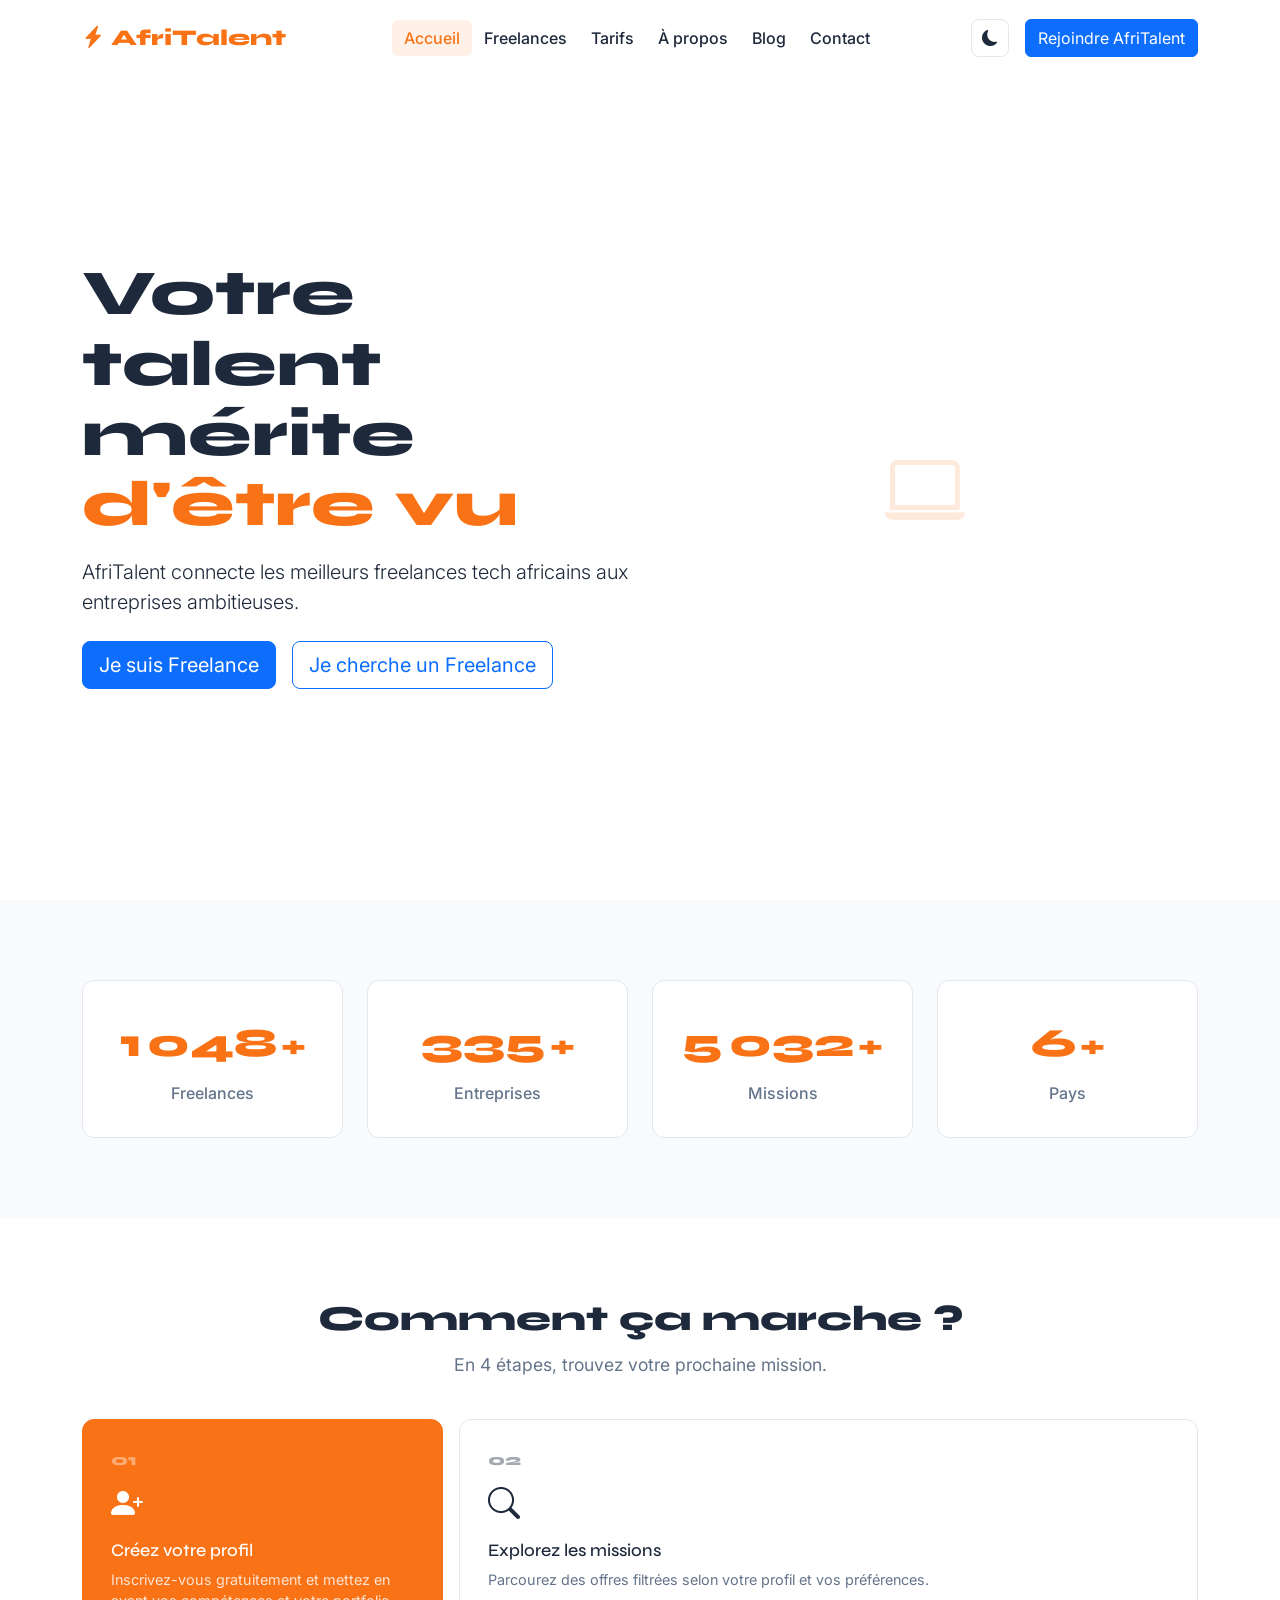
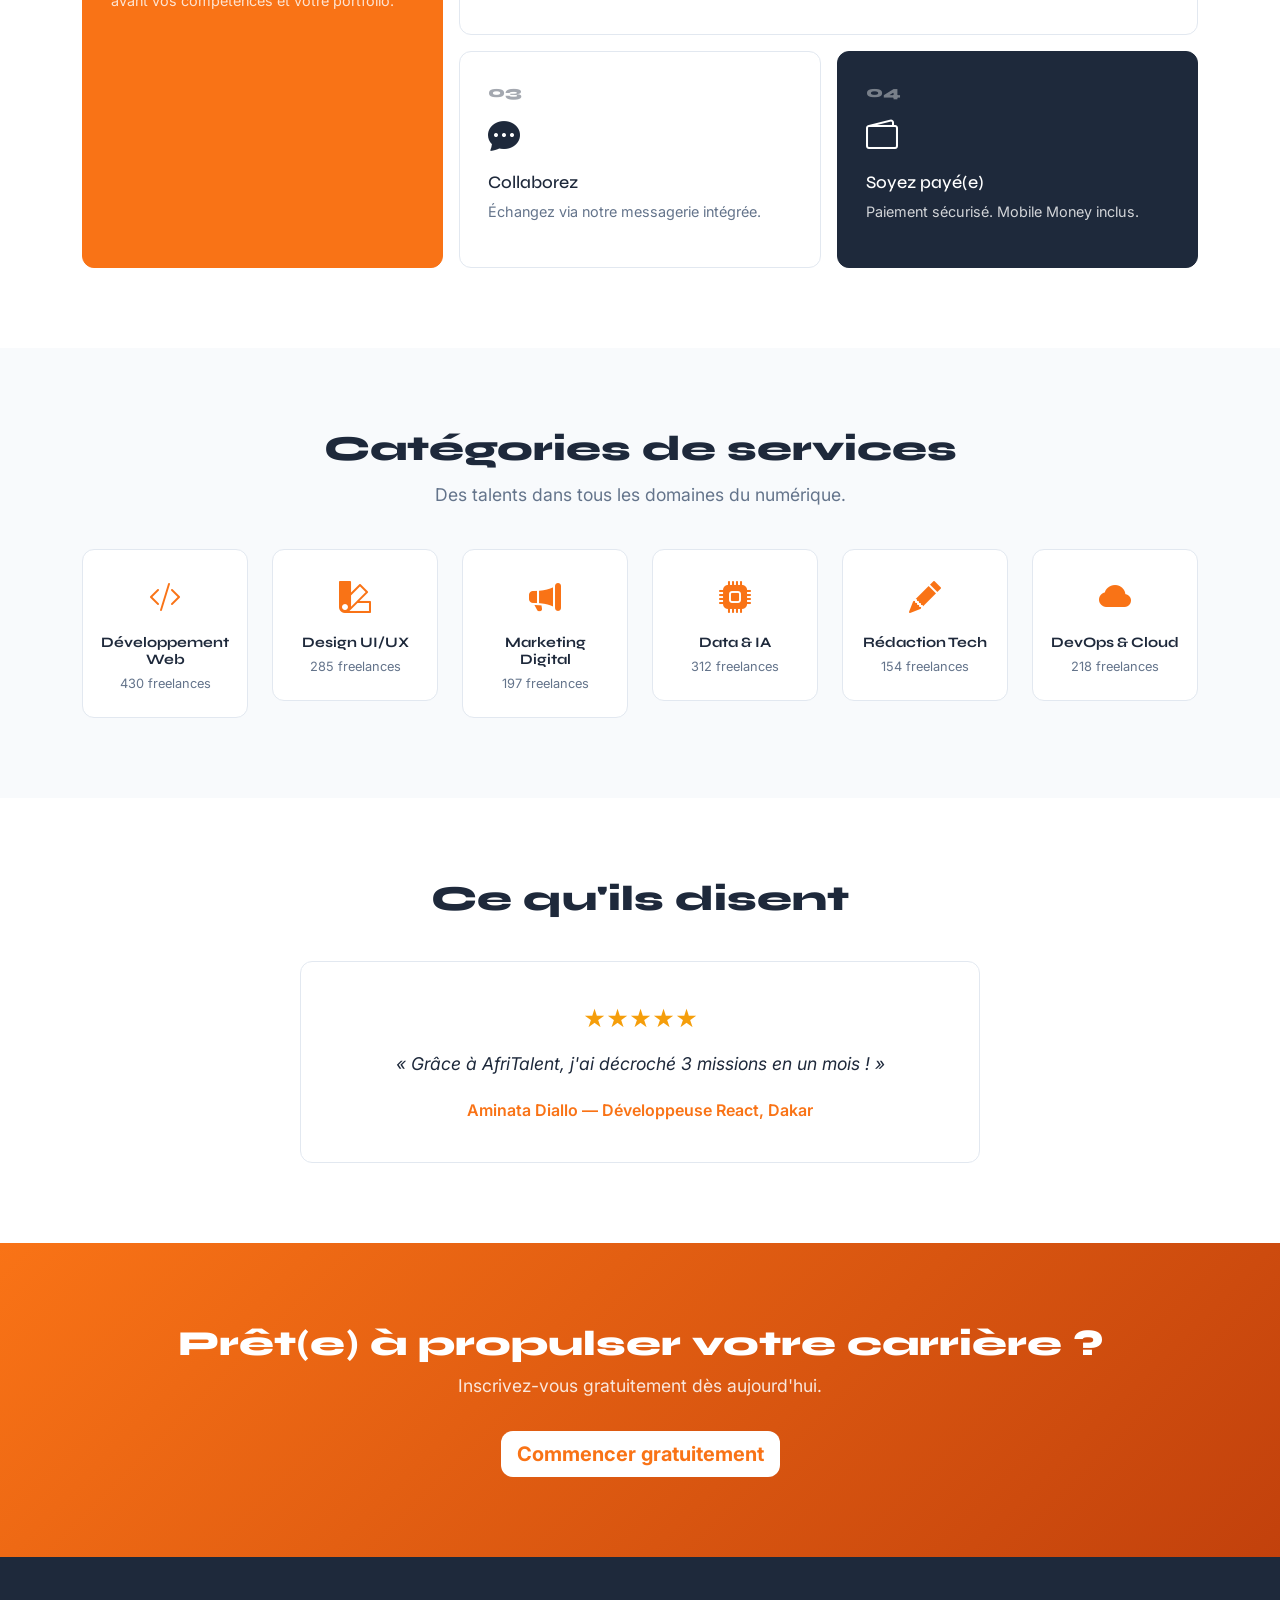
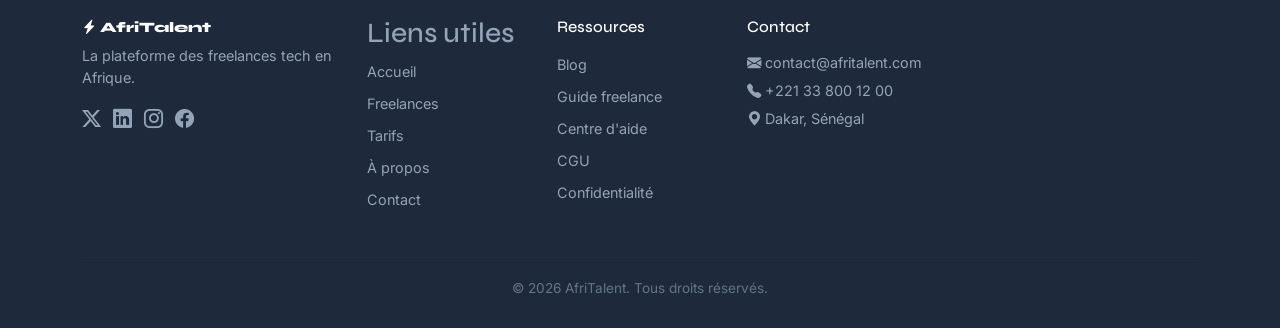
<file: index.html>
<!doctype html>
<html lang="fr">
  <head>
    <meta charset="UTF-8" />
    <meta name="viewport" content="width=device-width, initial-scale=1.0" />
    <title>AfriTalent — Freelances Tech en Afrique</title>

    <link
      href="https://cdn.jsdelivr.net/npm/bootstrap@5.3.3/dist/css/bootstrap.min.css"
      rel="stylesheet"
    />
    <link
      href="https://cdn.jsdelivr.net/npm/bootstrap-icons@1.11.3/font/bootstrap-icons.min.css"
      rel="stylesheet"
    />
    <link
      href="https://fonts.googleapis.com/css2?family=Syne:wght@700;800&family=Inter:wght@400;500&display=swap"
      rel="stylesheet"
    />
    <link rel="stylesheet" href="css/style.css" />
  </head>
  <body>
    <!-- NAVBAR -->
    <nav class="navbar navbar-expand-lg fixed-top" id="mainNavbar">
      <div class="container">
        <a class="navbar-brand" href="index.html">
          <i class="bi bi-lightning-charge-fill"></i> AfriTalent
        </a>
        <button
          class="navbar-toggler"
          type="button"
          data-bs-toggle="collapse"
          data-bs-target="#navMenu"
          aria-controls="navMenu"
          aria-expanded="false"
          aria-label="Menu"
        >
          <span class="navbar-toggler-icon"></span>
        </button>
        <div class="collapse navbar-collapse" id="navMenu">
          <ul class="navbar-nav mx-auto">
            <li class="nav-item">
              <a class="nav-link active" href="index.html">Accueil</a>
            </li>
            <li class="nav-item">
              <a class="nav-link" href="freelances.html">Freelances</a>
            </li>
            <li class="nav-item">
              <a class="nav-link" href="tarifs.html">Tarifs</a>
            </li>
            <li class="nav-item">
              <a class="nav-link" href="about.html">À propos</a>
            </li>
            <li class="nav-item"><a class="nav-link" href="#blog">Blog</a></li>
            <li class="nav-item">
              <a class="nav-link" href="contact.html">Contact</a>
            </li>
          </ul>
          <div class="d-flex align-items-center gap-3">
            <button
              id="darkModeToggle"
              aria-label="Mode sombre"
              class="btn-icon"
            >
              <i class="bi bi-moon-fill" id="darkModeIcon"></i>
            </button>
            <a href="freelances.html" class="btn btn-primary"
              >Rejoindre AfriTalent</a
            >
          </div>
        </div>
      </div>
    </nav>

    <!-- HERO -->
    <main>
      <section class="hero" id="hero">
        <div class="container">
          <div class="row align-items-center min-vh-100 pt-5">
            <div class="col-lg-6 fade-in">
              <h1>
                Votre talent mérite<br /><span class="accent">d'être vu</span>
              </h1>
              <p class="lead mt-3 mb-4">
                AfriTalent connecte les meilleurs freelances tech africains aux
                entreprises ambitieuses.
              </p>
              <div class="d-flex gap-3 flex-wrap">
                <a href="freelances.html" class="btn btn-primary btn-lg"
                  >Je suis Freelance</a
                >
                <a href="freelances.html" class="btn btn-outline-primary btn-lg"
                  >Je cherche un Freelance</a
                >
              </div>
            </div>
            <div class="col-lg-6 text-center fade-in">
              <div class="hero-visual">
                <i class="bi bi-laptop display-1 accent"></i>
              </div>
            </div>
          </div>
        </div>
      </section>

      <!-- STATS -->
      <div class="section-pad bg-light-custom" id="stats">
        <div class="container">
          <div class="row g-4 text-center">
            <div class="col-6 col-md-3 fade-in">
              <div class="stat-card">
                <div class="stat-num counter" data-target="2500">0</div>
                <span class="stat-plus">+</span>
                <div class="stat-label">Freelances</div>
              </div>
            </div>
            <div class="col-6 col-md-3 fade-in">
              <div class="stat-card">
                <div class="stat-num counter" data-target="800">0</div>
                <span class="stat-plus">+</span>
                <div class="stat-label">Entreprises</div>
              </div>
            </div>
            <div class="col-6 col-md-3 fade-in">
              <div class="stat-card">
                <div class="stat-num counter" data-target="12000">0</div>
                <span class="stat-plus">+</span>
                <div class="stat-label">Missions</div>
              </div>
            </div>
            <div class="col-6 col-md-3 fade-in">
              <div class="stat-card">
                <div class="stat-num counter" data-target="15">0</div>
                <span class="stat-plus">+</span>
                <div class="stat-label">Pays</div>
              </div>
            </div>
          </div>
        </div>
      </div>

      <!-- COMMENT ÇA MARCHE — Bento Grid -->
      <section class="section-pad" id="comment-ca-marche">
        <div class="container">
          <div class="section-header fade-in">
            <h2>Comment ça marche ?</h2>
            <p>En 4 étapes, trouvez votre prochaine mission.</p>
          </div>
          <div class="bento-grid fade-in">
            <article class="bento-card bento-lg bento-accent">
              <span class="step-num">01</span>
              <i class="bi bi-person-plus-fill bento-icon"></i>
              <h3>Créez votre profil</h3>
              <p>
                Inscrivez-vous gratuitement et mettez en avant vos compétences
                et votre portfolio.
              </p>
            </article>
            <article class="bento-card bento-md">
              <span class="step-num">02</span>
              <i class="bi bi-search bento-icon"></i>
              <h3>Explorez les missions</h3>
              <p>
                Parcourez des offres filtrées selon votre profil et vos
                préférences.
              </p>
            </article>
            <article class="bento-card bento-sm">
              <span class="step-num">03</span>
              <i class="bi bi-chat-dots-fill bento-icon"></i>
              <h3>Collaborez</h3>
              <p>Échangez via notre messagerie intégrée.</p>
            </article>
            <article class="bento-card bento-sm bento-dark">
              <span class="step-num">04</span>
              <i class="bi bi-wallet2 bento-icon"></i>
              <h3>Soyez payé(e)</h3>
              <p>Paiement sécurisé. Mobile Money inclus.</p>
            </article>
          </div>
        </div>
      </section>

      <!-- CATÉGORIES -->
      <section class="section-pad bg-light-custom" id="categories">
        <div class="container">
          <div class="section-header fade-in">
            <h2>Catégories de services</h2>
            <p>Des talents dans tous les domaines du numérique.</p>
          </div>
          <div class="row g-4 fade-in">
            <div class="col-6 col-md-4 col-lg-2">
              <article class="cat-card">
                <i class="bi bi-code-slash cat-icon"></i>
                <h3>Développement Web</h3>
                <p>430 freelances</p>
              </article>
            </div>
            <div class="col-6 col-md-4 col-lg-2">
              <article class="cat-card">
                <i class="bi bi-palette2 cat-icon"></i>
                <h3>Design UI/UX</h3>
                <p>285 freelances</p>
              </article>
            </div>
            <div class="col-6 col-md-4 col-lg-2">
              <article class="cat-card">
                <i class="bi bi-megaphone-fill cat-icon"></i>
                <h3>Marketing Digital</h3>
                <p>197 freelances</p>
              </article>
            </div>
            <div class="col-6 col-md-4 col-lg-2">
              <article class="cat-card">
                <i class="bi bi-cpu-fill cat-icon"></i>
                <h3>Data &amp; IA</h3>
                <p>312 freelances</p>
              </article>
            </div>
            <div class="col-6 col-md-4 col-lg-2">
              <article class="cat-card">
                <i class="bi bi-pencil-fill cat-icon"></i>
                <h3>Rédaction Tech</h3>
                <p>154 freelances</p>
              </article>
            </div>
            <div class="col-6 col-md-4 col-lg-2">
              <article class="cat-card">
                <i class="bi bi-cloud-fill cat-icon"></i>
                <h3>DevOps &amp; Cloud</h3>
                <p>218 freelances</p>
              </article>
            </div>
          </div>
        </div>
      </section>

      <!-- TÉMOIGNAGES -->
      <section class="section-pad" id="temoignages">
        <div class="container">
          <div class="section-header fade-in">
            <h2>Ce qu'ils disent</h2>
          </div>
          <div
            id="carouselTemoignages"
            class="carousel slide fade-in"
            data-bs-ride="carousel"
          >
            <div class="carousel-inner">
              <div class="carousel-item active">
                <div class="temoignage-card mx-auto">
                  <div class="stars">★★★★★</div>
                  <blockquote>
                    « Grâce à AfriTalent, j'ai décroché 3 missions en un mois !
                    »
                  </blockquote>
                  <p class="temoignage-auteur">
                    Aminata Diallo — Développeuse React, Dakar
                  </p>
                </div>
              </div>
              <div class="carousel-item">
                <div class="temoignage-card mx-auto">
                  <div class="stars">★★★★★</div>
                  <blockquote>
                    « Nous avons trouvé notre développeur mobile en 48h.
                    Excellent ! »
                  </blockquote>
                  <p class="temoignage-auteur">
                    Kofi Mensah — CEO TechStart, Accra
                  </p>
                </div>
              </div>
              <div class="carousel-item">
                <div class="temoignage-card mx-auto">
                  <div class="stars">★★★★★</div>
                  <blockquote>
                    « Le paiement sécurisé et la messagerie m'ont vraiment
                    convaincu. »
                  </blockquote>
                  <p class="temoignage-auteur">
                    Fatou Camara — Designer UI/UX, Abidjan
                  </p>
                </div>
              </div>
            </div>
            <button
              class="carousel-control-prev"
              type="button"
              data-bs-target="#carouselTemoignages"
              data-bs-slide="prev"
              aria-label="Précédent"
            >
              <span class="carousel-control-prev-icon"></span>
            </button>
            <button
              class="carousel-control-next"
              type="button"
              data-bs-target="#carouselTemoignages"
              data-bs-slide="next"
              aria-label="Suivant"
            >
              <span class="carousel-control-next-icon"></span>
            </button>
          </div>
        </div>
      </section>

      <!-- CTA -->
      <section class="cta-section fade-in" id="inscription">
        <div class="container text-center">
          <h2>Prêt(e) à propulser votre carrière ?</h2>
          <p>Inscrivez-vous gratuitement dès aujourd'hui.</p>
          <a href="freelances.html" class="btn btn-light btn-lg mt-3"
            >Commencer gratuitement</a
          >
        </div>
      </section>
    </main>

    <!-- FOOTER -->
    <footer class="site-footer">
      <div class="container">
        <div class="row g-4">
          <div class="col-12 col-md-6 col-lg-3">
            <p class="footer-logo">
              <i class="bi bi-lightning-charge-fill"></i> AfriTalent
            </p>
            <p>La plateforme des freelances tech en Afrique.</p>
            <div class="social-links">
              <a
                href="https://twitter.com"
                target="_blank"
                rel="noopener noreferrer"
                aria-label="Twitter"
              >
                <i class="bi bi-twitter-x"></i>
              </a>
              <a
                href="https://linkedin.com"
                target="_blank"
                rel="noopener noreferrer"
                aria-label="LinkedIn"
              >
                <i class="bi bi-linkedin"></i>
              </a>
              <a
                href="https://instagram.com"
                target="_blank"
                rel="noopener noreferrer"
                aria-label="Instagram"
              >
                <i class="bi bi-instagram"></i>
              </a>
              <a
                href="https://facebook.com"
                target="_blank"
                rel="noopener noreferrer"
                aria-label="Facebook"
              >
                <i class="bi bi-facebook"></i>
              </a>
            </div>
          </div>
          <div class="col-6 col-md-3 col-lg-2">
            <h3>Liens utiles</h3>
            <ul>
              <li><a href="index.html">Accueil</a></li>
              <li><a href="freelances.html">Freelances</a></li>
              <li><a href="tarifs.html">Tarifs</a></li>
              <li><a href="about.html">À propos</a></li>
              <li><a href="contact.html">Contact</a></li>
            </ul>
          </div>
          <div class="col-6 col-md-3 col-lg-2">
            <h4>Ressources</h4>
            <ul>
              <li><a href="#">Blog</a></li>
              <li><a href="#">Guide freelance</a></li>
              <li><a href="#">Centre d'aide</a></li>
              <li><a href="#">CGU</a></li>
              <li><a href="#">Confidentialité</a></li>
            </ul>
          </div>
          <div class="col-12 col-md-6 col-lg-3">
            <h4>Contact</h4>
            <p><i class="bi bi-envelope-fill"></i> contact@afritalent.com</p>
            <p><i class="bi bi-telephone-fill"></i> +221 33 800 12 00</p>
            <p><i class="bi bi-geo-alt-fill"></i> Dakar, Sénégal</p>
          </div>
        </div>
        <hr />
        <p class="text-center mb-0">
          &copy; <span id="currentYear"></span> AfriTalent. Tous droits
          réservés.
        </p>
      </div>
    </footer>

    <!-- Bouton retour en haut -->
    <button id="backToTop" aria-label="Retour en haut">
      <i class="bi bi-arrow-up"></i>
    </button>

    <script src="https://cdn.jsdelivr.net/npm/bootstrap@5.3.3/dist/js/bootstrap.bundle.min.js"></script>
    <script src="js/main.js"></script>
  </body>
</html>
</file>
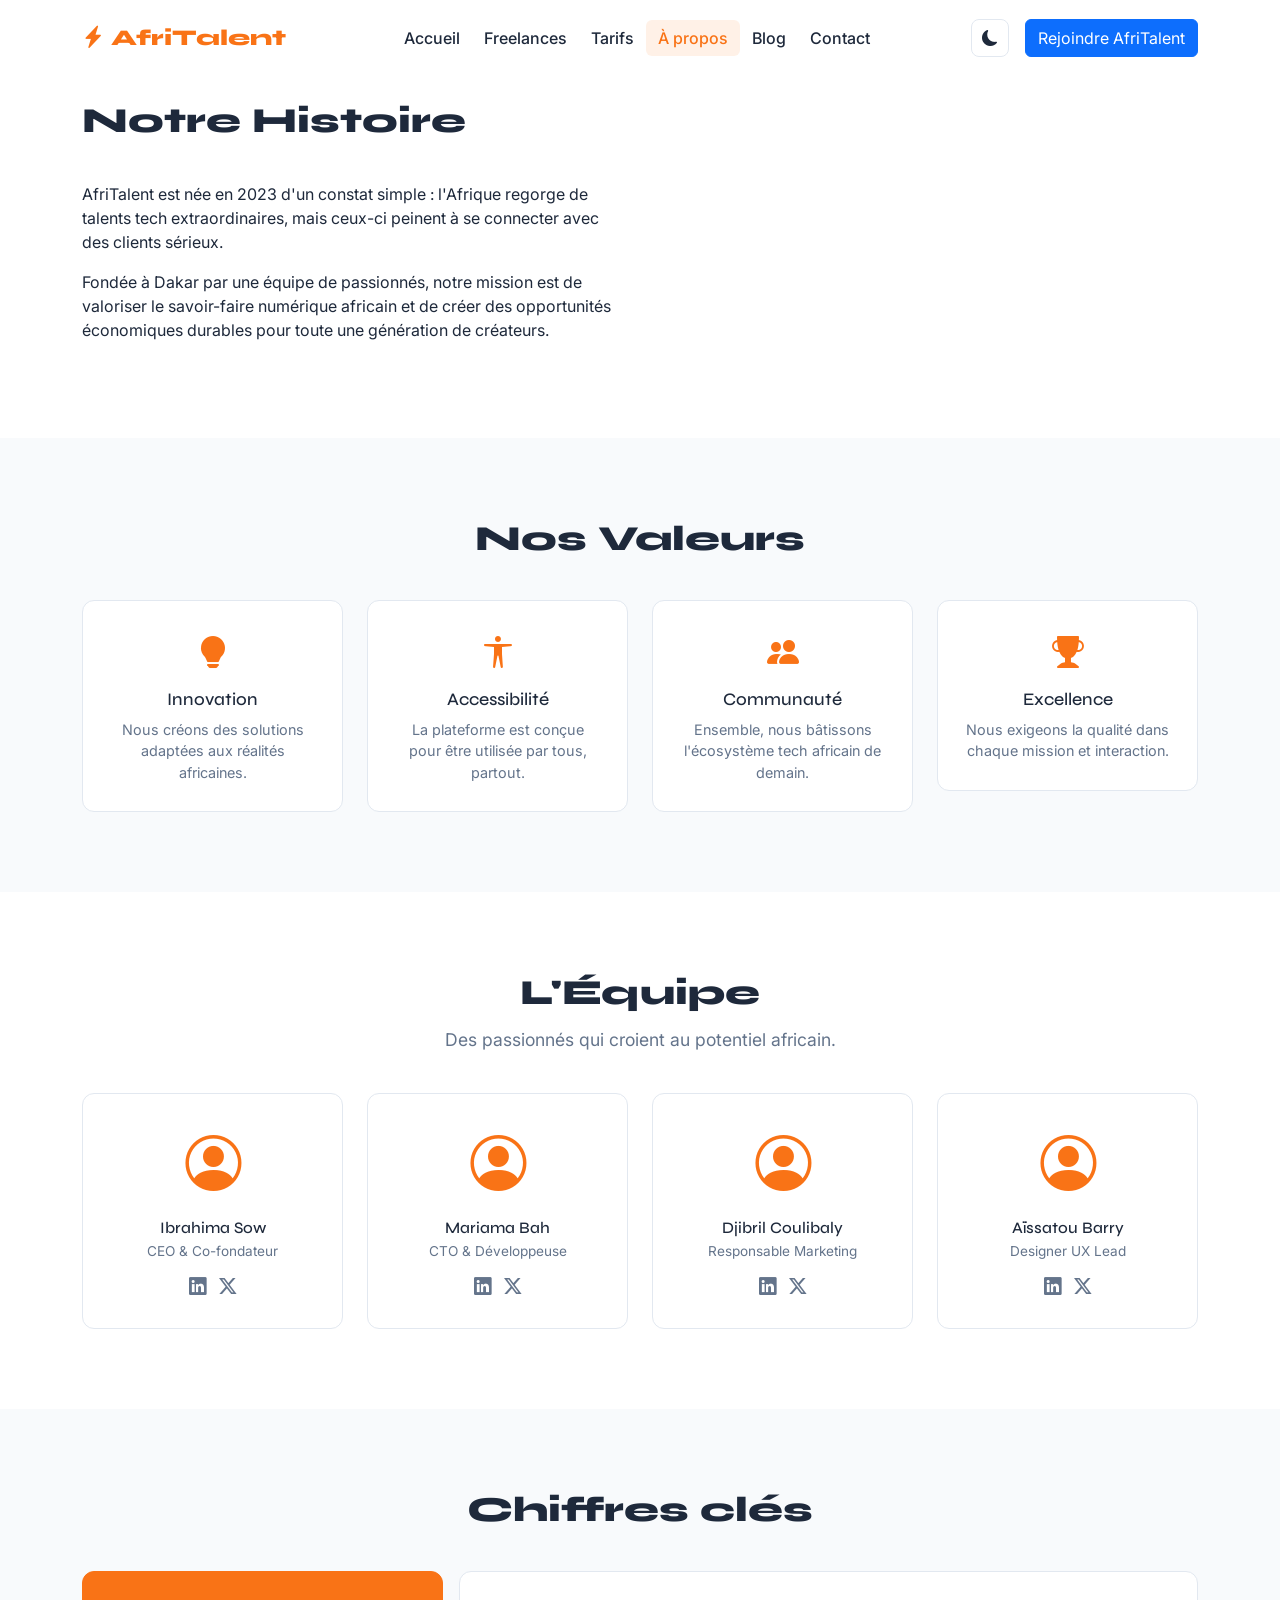
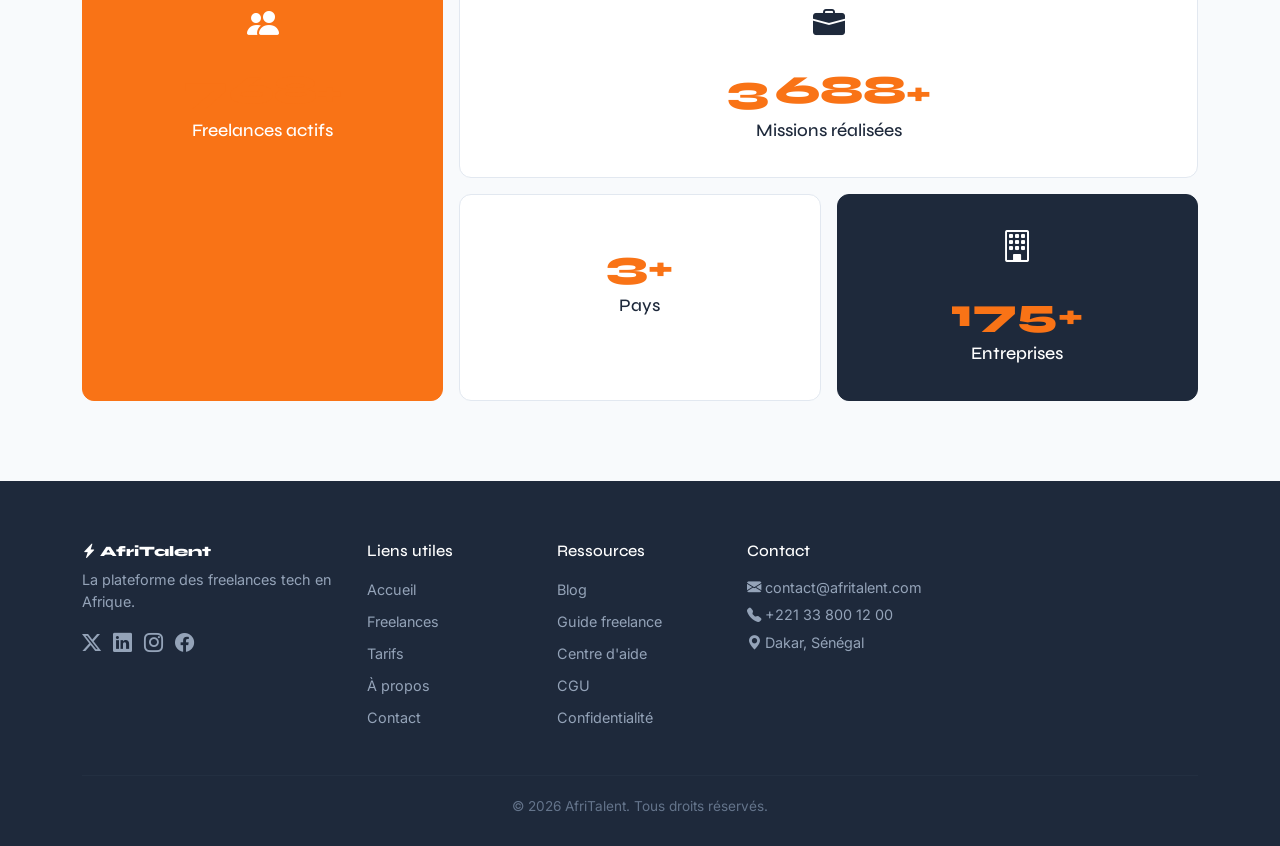
<file: about.html>
<!DOCTYPE html>
<html lang="fr">
<head>
  <meta charset="UTF-8" />
  <meta name="viewport" content="width=device-width, initial-scale=1.0" />
  <title>AfriTalent — À propos</title>
  <link href="https://cdn.jsdelivr.net/npm/bootstrap@5.3.3/dist/css/bootstrap.min.css" rel="stylesheet" />
  <link href="https://cdn.jsdelivr.net/npm/bootstrap-icons@1.11.3/font/bootstrap-icons.min.css" rel="stylesheet" />
  <link href="https://fonts.googleapis.com/css2?family=Syne:wght@700;800&family=Inter:wght@400;500&display=swap" rel="stylesheet" />
  <link rel="stylesheet" href="css/style.css" />
</head>
<body>

<!-- NAVBAR -->
<nav class="navbar navbar-expand-lg fixed-top" id="mainNavbar">
  <div class="container">
    <a class="navbar-brand" href="index.html"><i class="bi bi-lightning-charge-fill"></i> AfriTalent</a>
    <button class="navbar-toggler" type="button" data-bs-toggle="collapse" data-bs-target="#navMenu" aria-controls="navMenu" aria-expanded="false" aria-label="Menu">
      <span class="navbar-toggler-icon"></span>
    </button>
    <div class="collapse navbar-collapse" id="navMenu">
      <ul class="navbar-nav mx-auto">
        <li class="nav-item"><a class="nav-link" href="index.html">Accueil</a></li>
        <li class="nav-item"><a class="nav-link" href="freelances.html">Freelances</a></li>
        <li class="nav-item"><a class="nav-link" href="tarifs.html">Tarifs</a></li>
        <li class="nav-item"><a class="nav-link active" href="about.html">À propos</a></li>
        <li class="nav-item"><a class="nav-link" href="#">Blog</a></li>
        <li class="nav-item"><a class="nav-link" href="contact.html">Contact</a></li>
      </ul>
      <div class="d-flex align-items-center gap-3">
        <button id="darkModeToggle" aria-label="Mode sombre" class="btn-icon"><i class="bi bi-moon-fill" id="darkModeIcon"></i></button>
        <a href="freelances.html" class="btn btn-primary">Rejoindre AfriTalent</a>
      </div>
    </div>
  </div>
</nav>

<main>

<!-- NOTRE HISTOIRE -->
<section class="section-pad" style="padding-top: 100px;">
  <div class="container">
    <div class="row align-items-center g-5 fade-in">
      <div class="col-lg-6">
        <div class="section-header" style="text-align: left;">
          <h2>Notre Histoire</h2>
        </div>
        <p>AfriTalent est née en 2023 d'un constat simple : l'Afrique regorge de talents tech extraordinaires, mais ceux-ci peinent à se connecter avec des clients sérieux.</p>
        <p>Fondée à Dakar par une équipe de passionnés, notre mission est de valoriser le savoir-faire numérique africain et de créer des opportunités économiques durables pour toute une génération de créateurs.</p>
      </div>
      <div class="col-lg-6 text-center">
        <div class="histoire-visual">
          <i class="bi bi-globe-africa display-1 accent"></i>
        </div>
      </div>
    </div>
  </div>
</section>

<!-- NOS VALEURS -->
<section class="section-pad bg-light-custom" id="valeurs">
  <div class="container">
    <div class="section-header fade-in">
      <h2>Nos Valeurs</h2>
    </div>
    <div class="row g-4 fade-in">
      <div class="col-12 col-md-6 col-lg-3">
        <div class="valeur-card">
          <i class="bi bi-lightbulb-fill valeur-icon"></i>
          <h3>Innovation</h3>
          <p>Nous créons des solutions adaptées aux réalités africaines.</p>
        </div>
      </div>
      <div class="col-12 col-md-6 col-lg-3">
        <div class="valeur-card">
          <i class="bi bi-universal-access valeur-icon"></i>
          <h3>Accessibilité</h3>
          <p>La plateforme est conçue pour être utilisée par tous, partout.</p>
        </div>
      </div>
      <div class="col-12 col-md-6 col-lg-3">
        <div class="valeur-card">
          <i class="bi bi-people-fill valeur-icon"></i>
          <h3>Communauté</h3>
          <p>Ensemble, nous bâtissons l'écosystème tech africain de demain.</p>
        </div>
      </div>
      <div class="col-12 col-md-6 col-lg-3">
        <div class="valeur-card">
          <i class="bi bi-trophy-fill valeur-icon"></i>
          <h3>Excellence</h3>
          <p>Nous exigeons la qualité dans chaque mission et interaction.</p>
        </div>
      </div>
    </div>
  </div>
</section>

<!-- L'ÉQUIPE -->
<section class="section-pad" id="equipe">
  <div class="container">
    <div class="section-header fade-in">
      <h2>L'Équipe</h2>
      <p>Des passionnés qui croient au potentiel africain.</p>
    </div>
    <div class="row g-4 fade-in">

      <div class="col-12 col-md-6 col-lg-3">
        <div class="equipe-card">
          <i class="bi bi-person-circle equipe-avatar"></i>
          <h3>Ibrahima Sow</h3>
          <p class="equipe-poste">CEO &amp; Co-fondateur</p>
          <div class="equipe-social">
            <a href="#" aria-label="LinkedIn de Ibrahima"><i class="bi bi-linkedin"></i></a>
            <a href="#" aria-label="Twitter de Ibrahima"><i class="bi bi-twitter-x"></i></a>
          </div>
        </div>
      </div>

      <div class="col-12 col-md-6 col-lg-3">
        <div class="equipe-card">
          <i class="bi bi-person-circle equipe-avatar"></i>
          <h3>Mariama Bah</h3>
          <p class="equipe-poste">CTO &amp; Développeuse</p>
          <div class="equipe-social">
            <a href="#" aria-label="LinkedIn de Mariama"><i class="bi bi-linkedin"></i></a>
            <a href="#" aria-label="Twitter de Mariama"><i class="bi bi-twitter-x"></i></a>
          </div>
        </div>
      </div>

      <div class="col-12 col-md-6 col-lg-3">
        <div class="equipe-card">
          <i class="bi bi-person-circle equipe-avatar"></i>
          <h3>Djibril Coulibaly</h3>
          <p class="equipe-poste">Responsable Marketing</p>
          <div class="equipe-social">
            <a href="#" aria-label="LinkedIn de Djibril"><i class="bi bi-linkedin"></i></a>
            <a href="#" aria-label="Twitter de Djibril"><i class="bi bi-twitter-x"></i></a>
          </div>
        </div>
      </div>

      <div class="col-12 col-md-6 col-lg-3">
        <div class="equipe-card">
          <i class="bi bi-person-circle equipe-avatar"></i>
          <h3>Aïssatou Barry</h3>
          <p class="equipe-poste">Designer UX Lead</p>
          <div class="equipe-social">
            <a href="#" aria-label="LinkedIn de Aïssatou"><i class="bi bi-linkedin"></i></a>
            <a href="#" aria-label="Twitter de Aïssatou"><i class="bi bi-twitter-x"></i></a>
          </div>
        </div>
      </div>

    </div>
  </div>
</section>

<!-- CHIFFRES CLÉS — Bento Grid + compteurs -->
<section class="section-pad bg-light-custom" id="chiffres">
  <div class="container">
    <div class="section-header fade-in">
      <h2>Chiffres clés</h2>
    </div>
    <div class="bento-grid fade-in">
      <article class="bento-card bento-lg bento-accent text-center">
        <i class="bi bi-people-fill bento-icon"></i>
        <div class="stat-num counter" data-target="2500">0</div><span class="stat-plus">+</span>
        <h3>Freelances actifs</h3>
      </article>
      <article class="bento-card bento-md text-center">
        <i class="bi bi-briefcase-fill bento-icon"></i>
        <div class="stat-num counter" data-target="12000">0</div><span class="stat-plus">+</span>
        <h3>Missions réalisées</h3>
      </article>
      <article class="bento-card bento-sm text-center">
        <i class="bi bi-globe-africa bento-icon"></i>
        <div class="stat-num counter" data-target="15">0</div><span class="stat-plus">+</span>
        <h3>Pays</h3>
      </article>
      <article class="bento-card bento-sm bento-dark text-center">
        <i class="bi bi-building bento-icon"></i>
        <div class="stat-num counter" data-target="800">0</div><span class="stat-plus">+</span>
        <h3>Entreprises</h3>
      </article>
    </div>
  </div>
</section>

</main>

<!-- FOOTER -->
<footer class="site-footer">
  <div class="container">
    <div class="row g-4">
      <div class="col-12 col-md-6 col-lg-3">
        <p class="footer-logo"><i class="bi bi-lightning-charge-fill"></i> AfriTalent</p>
        <p>La plateforme des freelances tech en Afrique.</p>
        <div class="social-links">
          <a href="#" aria-label="Twitter"><i class="bi bi-twitter-x"></i></a>
          <a href="#" aria-label="LinkedIn"><i class="bi bi-linkedin"></i></a>
          <a href="#" aria-label="Instagram"><i class="bi bi-instagram"></i></a>
          <a href="#" aria-label="Facebook"><i class="bi bi-facebook"></i></a>
        </div>
      </div>
      <div class="col-6 col-md-3 col-lg-2">
        <h4>Liens utiles</h4>
        <ul>
          <li><a href="index.html">Accueil</a></li>
          <li><a href="freelances.html">Freelances</a></li>
          <li><a href="tarifs.html">Tarifs</a></li>
          <li><a href="about.html">À propos</a></li>
          <li><a href="contact.html">Contact</a></li>
        </ul>
      </div>
      <div class="col-6 col-md-3 col-lg-2">
        <h4>Ressources</h4>
        <ul>
          <li><a href="#">Blog</a></li>
          <li><a href="#">Guide freelance</a></li>
          <li><a href="#">Centre d'aide</a></li>
          <li><a href="#">CGU</a></li>
          <li><a href="#">Confidentialité</a></li>
        </ul>
      </div>
      <div class="col-12 col-md-6 col-lg-3">
        <h4>Contact</h4>
        <p><i class="bi bi-envelope-fill"></i> contact@afritalent.com</p>
        <p><i class="bi bi-telephone-fill"></i> +221 33 800 12 00</p>
        <p><i class="bi bi-geo-alt-fill"></i> Dakar, Sénégal</p>
      </div>
    </div>
    <hr />
    <p class="text-center mb-0">&copy; <span id="currentYear"></span> AfriTalent. Tous droits réservés.</p>
  </div>
</footer>

<button id="backToTop" aria-label="Retour en haut"><i class="bi bi-arrow-up"></i></button>
<script src="https://cdn.jsdelivr.net/npm/bootstrap@5.3.3/dist/js/bootstrap.bundle.min.js"></script>
<script src="js/main.js"></script>
</body>
</html>
</file>
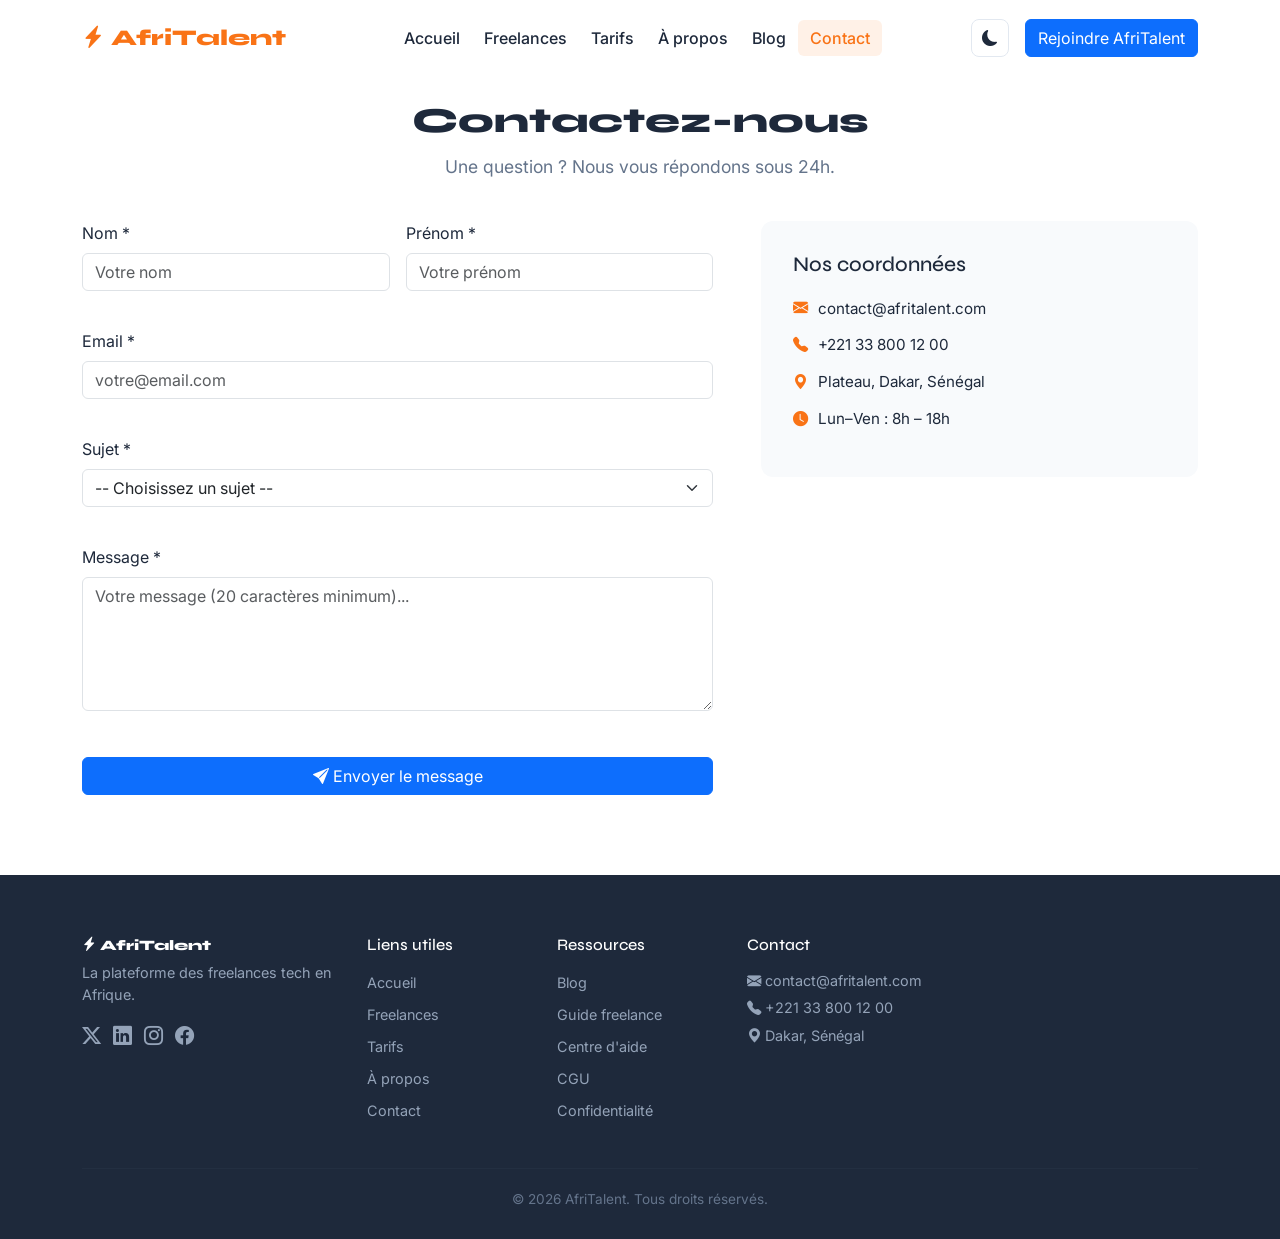
<file: contact.html>
<!DOCTYPE html>
<html lang="fr">
<head>
  <meta charset="UTF-8" />
  <meta name="viewport" content="width=device-width, initial-scale=1.0" />
  <title>AfriTalent — Contact</title>
  <link href="https://cdn.jsdelivr.net/npm/bootstrap@5.3.3/dist/css/bootstrap.min.css" rel="stylesheet" />
  <link href="https://cdn.jsdelivr.net/npm/bootstrap-icons@1.11.3/font/bootstrap-icons.min.css" rel="stylesheet" />
  <link href="https://fonts.googleapis.com/css2?family=Syne:wght@700;800&family=Inter:wght@400;500&display=swap" rel="stylesheet" />
  <link rel="stylesheet" href="css/style.css" />
</head>
<body>

<!-- NAVBAR -->
<nav class="navbar navbar-expand-lg fixed-top" id="mainNavbar">
  <div class="container">
    <a class="navbar-brand" href="index.html"><i class="bi bi-lightning-charge-fill"></i> AfriTalent</a>
    <button class="navbar-toggler" type="button" data-bs-toggle="collapse" data-bs-target="#navMenu" aria-controls="navMenu" aria-expanded="false" aria-label="Menu">
      <span class="navbar-toggler-icon"></span>
    </button>
    <div class="collapse navbar-collapse" id="navMenu">
      <ul class="navbar-nav mx-auto">
        <li class="nav-item"><a class="nav-link" href="index.html">Accueil</a></li>
        <li class="nav-item"><a class="nav-link" href="freelances.html">Freelances</a></li>
        <li class="nav-item"><a class="nav-link" href="tarifs.html">Tarifs</a></li>
        <li class="nav-item"><a class="nav-link" href="about.html">À propos</a></li>
        <li class="nav-item"><a class="nav-link" href="#">Blog</a></li>
        <li class="nav-item"><a class="nav-link active" href="contact.html">Contact</a></li>
      </ul>
      <div class="d-flex align-items-center gap-3">
        <button id="darkModeToggle" aria-label="Mode sombre" class="btn-icon"><i class="bi bi-moon-fill" id="darkModeIcon"></i></button>
        <a href="freelances.html" class="btn btn-primary">Rejoindre AfriTalent</a>
      </div>
    </div>
  </div>
</nav>

<main>
<section class="section-pad" style="padding-top: 100px;">
  <div class="container">
    <div class="section-header fade-in">
      <h2>Contactez-nous</h2>
      <p>Une question ? Nous vous répondons sous 24h.</p>
    </div>

    <div class="row g-5 fade-in">

      <!-- FORMULAIRE -->
      <div class="col-lg-7">
        <form id="contactForm" novalidate>

          <div class="row g-3">
            <div class="col-md-6">
              <label for="nom" class="form-label">Nom *</label>
              <input type="text" id="nom" name="nom" class="form-control" placeholder="Votre nom" />
              <div class="error-msg" id="nomError"></div>
            </div>
            <div class="col-md-6">
              <label for="prenom" class="form-label">Prénom *</label>
              <input type="text" id="prenom" name="prenom" class="form-control" placeholder="Votre prénom" />
              <div class="error-msg" id="prenomError"></div>
            </div>
          </div>

          <div class="mt-3">
            <label for="email" class="form-label">Email *</label>
            <input type="email" id="email" name="email" class="form-control" placeholder="votre@email.com" />
            <div class="error-msg" id="emailError"></div>
          </div>

          <div class="mt-3">
            <label for="sujet" class="form-label">Sujet *</label>
            <select id="sujet" name="sujet" class="form-select">
              <option value="">-- Choisissez un sujet --</option>
              <option value="info">Informations générales</option>
              <option value="technique">Problème technique</option>
              <option value="partenariat">Partenariat</option>
              <option value="facturation">Facturation</option>
              <option value="autre">Autre</option>
            </select>
            <div class="error-msg" id="sujetError"></div>
          </div>

          <div class="mt-3">
            <label for="message" class="form-label">Message *</label>
            <textarea id="message" name="message" class="form-control" rows="5" placeholder="Votre message (20 caractères minimum)..."></textarea>
            <div class="error-msg" id="messageError"></div>
          </div>

          <button type="submit" class="btn btn-primary mt-4 w-100">
            <i class="bi bi-send-fill"></i> Envoyer le message
          </button>

          <!-- Message de succès -->
          <div id="successMessage" class="success-msg mt-3" style="display:none;">
            <i class="bi bi-check-circle-fill"></i> Votre message a bien été envoyé ! Nous vous répondons sous 24h.
          </div>

        </form>
      </div>

      <!-- INFOS CONTACT -->
      <div class="col-lg-5">
        <div class="contact-infos">
          <h3>Nos coordonnées</h3>
          <p><i class="bi bi-envelope-fill accent"></i> contact@afritalent.com</p>
          <p><i class="bi bi-telephone-fill accent"></i> +221 33 800 12 00</p>
          <p><i class="bi bi-geo-alt-fill accent"></i> Plateau, Dakar, Sénégal</p>
          <p><i class="bi bi-clock-fill accent"></i> Lun–Ven : 8h – 18h</p>
        </div>

        <!-- Carte Google Maps -->
        <div class="map-container mt-4">
          <iframe
            src="https://www.google.com/maps/embed?pb=!1m18!1m12!1m3!1d15435.15!2d-17.4441!3d14.6928!2m3!1f0!2f0!3f0!3m2!1i1024!2i768!4f13.1!3m3!1m2!1s0xec172f5b3c5bb71%3A0x80de026e33dcc0e0!2sDakar!5e0!3m2!1sfr!2ssn!4v1234567890"
            width="100%"
            height="250"
            style="border:0; border-radius: 12px;"
            allowfullscreen=""
            loading="lazy"
            referrerpolicy="no-referrer-when-downgrade"
            title="Localisation AfriTalent sur Google Maps"
          ></iframe>
        </div>
      </div>

    </div>
  </div>
</section>
</main>

<!-- FOOTER -->
<footer class="site-footer">
  <div class="container">
    <div class="row g-4">
      <div class="col-12 col-md-6 col-lg-3">
        <p class="footer-logo"><i class="bi bi-lightning-charge-fill"></i> AfriTalent</p>
        <p>La plateforme des freelances tech en Afrique.</p>
        <div class="social-links">
          <a href="#" aria-label="Twitter"><i class="bi bi-twitter-x"></i></a>
          <a href="#" aria-label="LinkedIn"><i class="bi bi-linkedin"></i></a>
          <a href="#" aria-label="Instagram"><i class="bi bi-instagram"></i></a>
          <a href="#" aria-label="Facebook"><i class="bi bi-facebook"></i></a>
        </div>
      </div>
      <div class="col-6 col-md-3 col-lg-2">
        <h4>Liens utiles</h4>
        <ul>
          <li><a href="index.html">Accueil</a></li>
          <li><a href="freelances.html">Freelances</a></li>
          <li><a href="tarifs.html">Tarifs</a></li>
          <li><a href="about.html">À propos</a></li>
          <li><a href="contact.html">Contact</a></li>
        </ul>
      </div>
      <div class="col-6 col-md-3 col-lg-2">
        <h4>Ressources</h4>
        <ul>
          <li><a href="#">Blog</a></li>
          <li><a href="#">Guide freelance</a></li>
          <li><a href="#">Centre d'aide</a></li>
          <li><a href="#">CGU</a></li>
          <li><a href="#">Confidentialité</a></li>
        </ul>
      </div>
      <div class="col-12 col-md-6 col-lg-3">
        <h4>Contact</h4>
        <p><i class="bi bi-envelope-fill"></i> contact@afritalent.com</p>
        <p><i class="bi bi-telephone-fill"></i> +221 33 800 12 00</p>
        <p><i class="bi bi-geo-alt-fill"></i> Dakar, Sénégal</p>
      </div>
    </div>
    <hr />
    <p class="text-center mb-0">&copy; <span id="currentYear"></span> AfriTalent. Tous droits réservés.</p>
  </div>
</footer>

<button id="backToTop" aria-label="Retour en haut"><i class="bi bi-arrow-up"></i></button>
<script src="https://cdn.jsdelivr.net/npm/bootstrap@5.3.3/dist/js/bootstrap.bundle.min.js"></script>
<script src="js/main.js"></script>
</body>
</html>
</file>
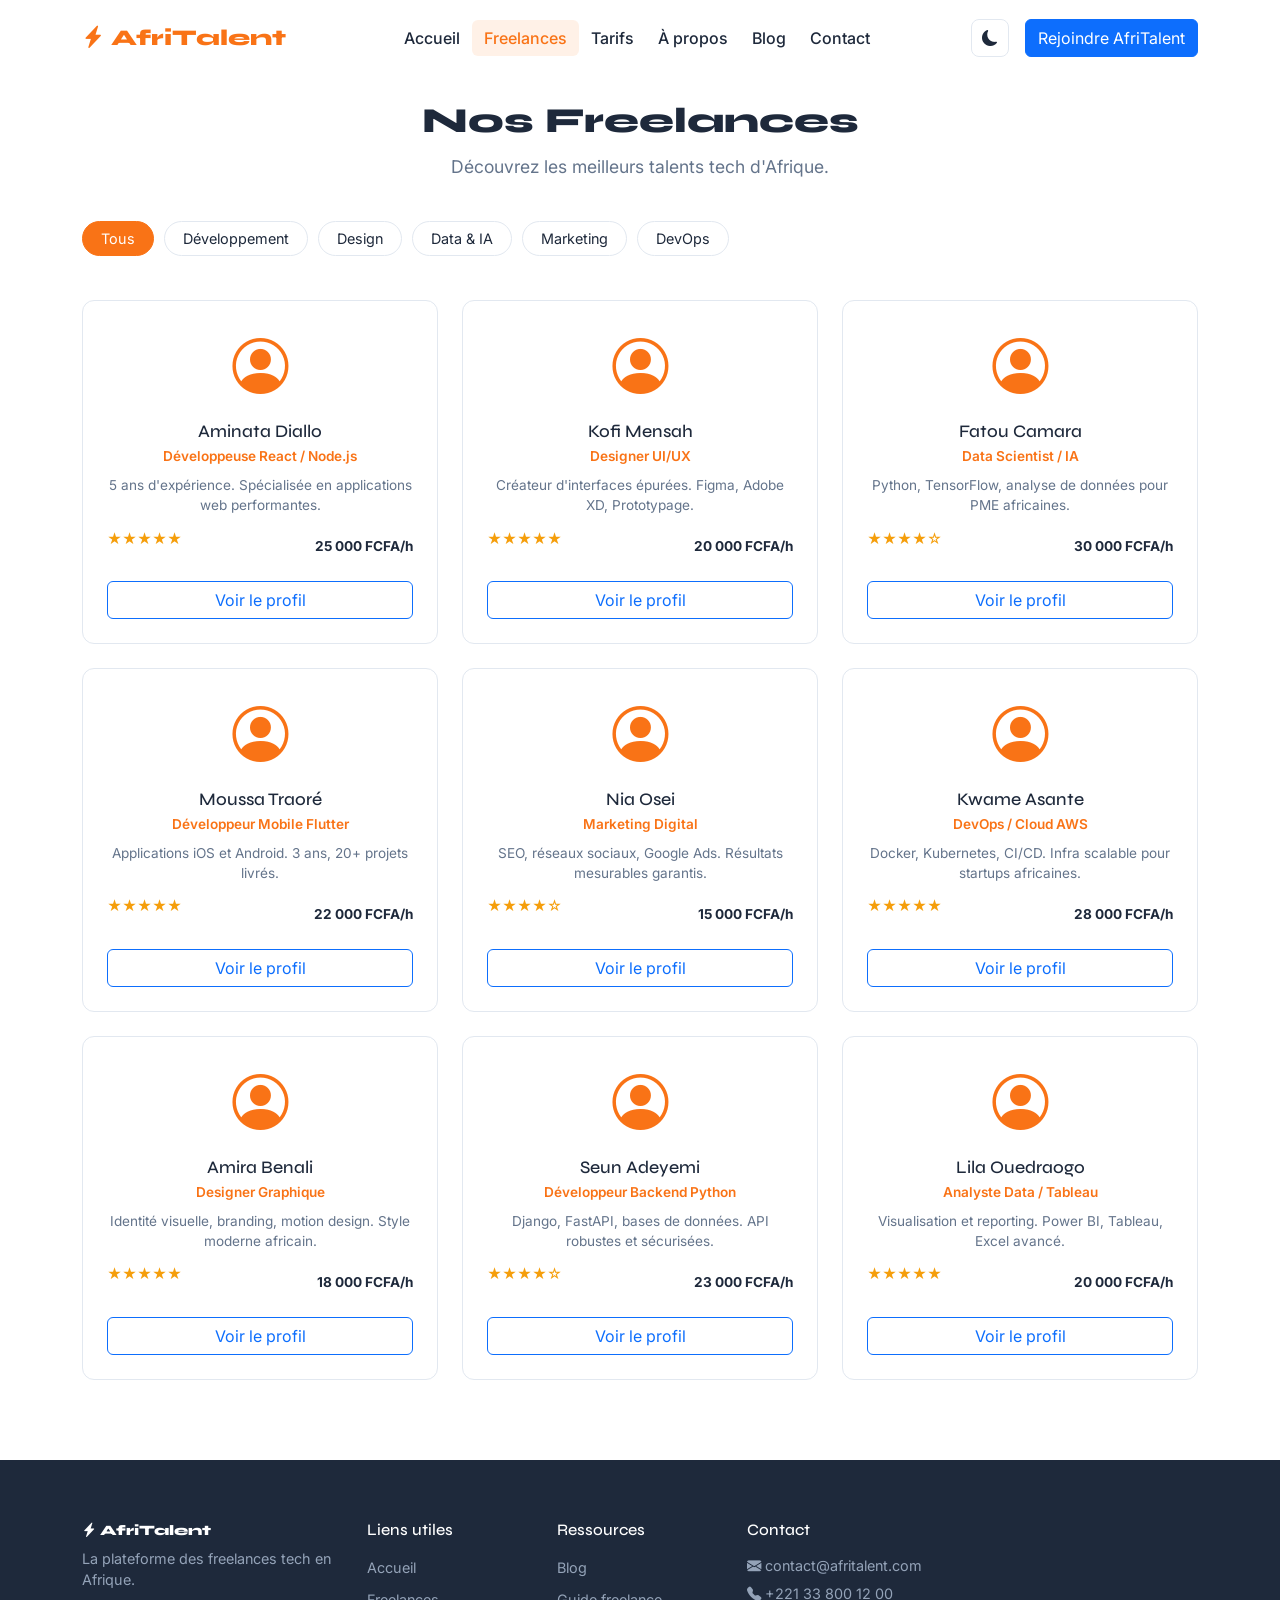
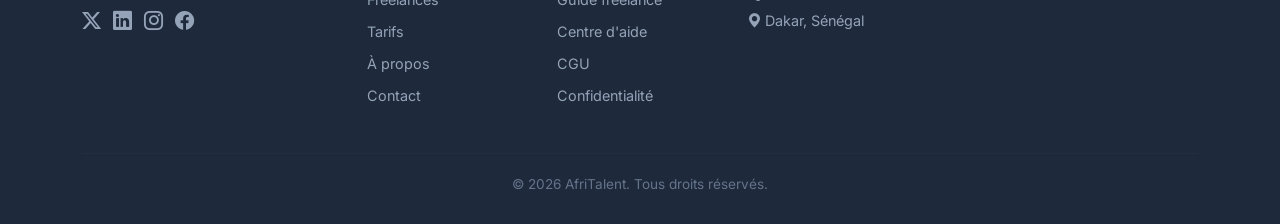
<file: freelance.html>
<!DOCTYPE html>
<html lang="fr">
<head>
  <meta charset="UTF-8" />
  <meta name="viewport" content="width=device-width, initial-scale=1.0" />
  <title>AfriTalent — Freelances</title>
  <link href="https://cdn.jsdelivr.net/npm/bootstrap@5.3.3/dist/css/bootstrap.min.css" rel="stylesheet" />
  <link href="https://cdn.jsdelivr.net/npm/bootstrap-icons@1.11.3/font/bootstrap-icons.min.css" rel="stylesheet" />
  <link href="https://fonts.googleapis.com/css2?family=Syne:wght@700;800&family=Inter:wght@400;500&display=swap" rel="stylesheet" />
  <link rel="stylesheet" href="css/style.css" />
</head>
<body>

<!-- NAVBAR -->
<nav class="navbar navbar-expand-lg fixed-top" id="mainNavbar">
  <div class="container">
    <a class="navbar-brand" href="index.html"><i class="bi bi-lightning-charge-fill"></i> AfriTalent</a>
    <button class="navbar-toggler" type="button" data-bs-toggle="collapse" data-bs-target="#navMenu" aria-controls="navMenu" aria-expanded="false" aria-label="Menu">
      <span class="navbar-toggler-icon"></span>
    </button>
    <div class="collapse navbar-collapse" id="navMenu">
      <ul class="navbar-nav mx-auto">
        <li class="nav-item"><a class="nav-link" href="index.html">Accueil</a></li>
        <li class="nav-item"><a class="nav-link active" href="freelances.html">Freelances</a></li>
        <li class="nav-item"><a class="nav-link" href="tarifs.html">Tarifs</a></li>
        <li class="nav-item"><a class="nav-link" href="about.html">À propos</a></li>
        <li class="nav-item"><a class="nav-link" href="#">Blog</a></li>
        <li class="nav-item"><a class="nav-link" href="contact.html">Contact</a></li>
      </ul>
      <div class="d-flex align-items-center gap-3">
        <button id="darkModeToggle" aria-label="Mode sombre" class="btn-icon"><i class="bi bi-moon-fill" id="darkModeIcon"></i></button>
        <a href="freelances.html" class="btn btn-primary">Rejoindre AfriTalent</a>
      </div>
    </div>
  </div>
</nav>

<main>
<section class="section-pad" style="padding-top: 100px;">
  <div class="container">
    <div class="section-header fade-in">
      <h2>Nos Freelances</h2>
      <p>Découvrez les meilleurs talents tech d'Afrique.</p>
    </div>

    <!-- FILTRES -->
    <div class="filtres fade-in" role="group" aria-label="Filtrer par catégorie">
      <button class="btn-filtre active" data-filtre="tous">Tous</button>
      <button class="btn-filtre" data-filtre="dev">Développement</button>
      <button class="btn-filtre" data-filtre="design">Design</button>
      <button class="btn-filtre" data-filtre="data">Data &amp; IA</button>
      <button class="btn-filtre" data-filtre="marketing">Marketing</button>
      <button class="btn-filtre" data-filtre="devops">DevOps</button>
    </div>

    <!-- GRILLE FREELANCES -->
    <div class="row g-4 mt-2" id="freelancesGrid">

      <div class="col-12 col-md-6 col-lg-4 freelance-item fade-in" data-categorie="dev">
        <article class="freelance-card">
          <div class="freelance-avatar"><i class="bi bi-person-circle"></i></div>
          <h3>Aminata Diallo</h3>
          <p class="freelance-spec">Développeuse React / Node.js</p>
          <p class="freelance-bio">5 ans d'expérience. Spécialisée en applications web performantes.</p>
          <div class="freelance-meta">
            <span class="stars">★★★★★</span>
            <span class="tarif">25 000 FCFA/h</span>
          </div>
          <button class="btn btn-outline-primary w-100 mt-3" data-bs-toggle="modal" data-bs-target="#profilModal">Voir le profil</button>
        </article>
      </div>

      <div class="col-12 col-md-6 col-lg-4 freelance-item fade-in" data-categorie="design">
        <article class="freelance-card">
          <div class="freelance-avatar"><i class="bi bi-person-circle"></i></div>
          <h3>Kofi Mensah</h3>
          <p class="freelance-spec">Designer UI/UX</p>
          <p class="freelance-bio">Créateur d'interfaces épurées. Figma, Adobe XD, Prototypage.</p>
          <div class="freelance-meta">
            <span class="stars">★★★★★</span>
            <span class="tarif">20 000 FCFA/h</span>
          </div>
          <button class="btn btn-outline-primary w-100 mt-3" data-bs-toggle="modal" data-bs-target="#profilModal">Voir le profil</button>
        </article>
      </div>

      <div class="col-12 col-md-6 col-lg-4 freelance-item fade-in" data-categorie="data">
        <article class="freelance-card">
          <div class="freelance-avatar"><i class="bi bi-person-circle"></i></div>
          <h3>Fatou Camara</h3>
          <p class="freelance-spec">Data Scientist / IA</p>
          <p class="freelance-bio">Python, TensorFlow, analyse de données pour PME africaines.</p>
          <div class="freelance-meta">
            <span class="stars">★★★★☆</span>
            <span class="tarif">30 000 FCFA/h</span>
          </div>
          <button class="btn btn-outline-primary w-100 mt-3" data-bs-toggle="modal" data-bs-target="#profilModal">Voir le profil</button>
        </article>
      </div>

      <div class="col-12 col-md-6 col-lg-4 freelance-item fade-in" data-categorie="dev">
        <article class="freelance-card">
          <div class="freelance-avatar"><i class="bi bi-person-circle"></i></div>
          <h3>Moussa Traoré</h3>
          <p class="freelance-spec">Développeur Mobile Flutter</p>
          <p class="freelance-bio">Applications iOS et Android. 3 ans, 20+ projets livrés.</p>
          <div class="freelance-meta">
            <span class="stars">★★★★★</span>
            <span class="tarif">22 000 FCFA/h</span>
          </div>
          <button class="btn btn-outline-primary w-100 mt-3" data-bs-toggle="modal" data-bs-target="#profilModal">Voir le profil</button>
        </article>
      </div>

      <div class="col-12 col-md-6 col-lg-4 freelance-item fade-in" data-categorie="marketing">
        <article class="freelance-card">
          <div class="freelance-avatar"><i class="bi bi-person-circle"></i></div>
          <h3>Nia Osei</h3>
          <p class="freelance-spec">Marketing Digital</p>
          <p class="freelance-bio">SEO, réseaux sociaux, Google Ads. Résultats mesurables garantis.</p>
          <div class="freelance-meta">
            <span class="stars">★★★★☆</span>
            <span class="tarif">15 000 FCFA/h</span>
          </div>
          <button class="btn btn-outline-primary w-100 mt-3" data-bs-toggle="modal" data-bs-target="#profilModal">Voir le profil</button>
        </article>
      </div>

      <div class="col-12 col-md-6 col-lg-4 freelance-item fade-in" data-categorie="devops">
        <article class="freelance-card">
          <div class="freelance-avatar"><i class="bi bi-person-circle"></i></div>
          <h3>Kwame Asante</h3>
          <p class="freelance-spec">DevOps / Cloud AWS</p>
          <p class="freelance-bio">Docker, Kubernetes, CI/CD. Infra scalable pour startups africaines.</p>
          <div class="freelance-meta">
            <span class="stars">★★★★★</span>
            <span class="tarif">28 000 FCFA/h</span>
          </div>
          <button class="btn btn-outline-primary w-100 mt-3" data-bs-toggle="modal" data-bs-target="#profilModal">Voir le profil</button>
        </article>
      </div>

      <div class="col-12 col-md-6 col-lg-4 freelance-item fade-in" data-categorie="design">
        <article class="freelance-card">
          <div class="freelance-avatar"><i class="bi bi-person-circle"></i></div>
          <h3>Amira Benali</h3>
          <p class="freelance-spec">Designer Graphique</p>
          <p class="freelance-bio">Identité visuelle, branding, motion design. Style moderne africain.</p>
          <div class="freelance-meta">
            <span class="stars">★★★★★</span>
            <span class="tarif">18 000 FCFA/h</span>
          </div>
          <button class="btn btn-outline-primary w-100 mt-3" data-bs-toggle="modal" data-bs-target="#profilModal">Voir le profil</button>
        </article>
      </div>

      <div class="col-12 col-md-6 col-lg-4 freelance-item fade-in" data-categorie="dev">
        <article class="freelance-card">
          <div class="freelance-avatar"><i class="bi bi-person-circle"></i></div>
          <h3>Seun Adeyemi</h3>
          <p class="freelance-spec">Développeur Backend Python</p>
          <p class="freelance-bio">Django, FastAPI, bases de données. API robustes et sécurisées.</p>
          <div class="freelance-meta">
            <span class="stars">★★★★☆</span>
            <span class="tarif">23 000 FCFA/h</span>
          </div>
          <button class="btn btn-outline-primary w-100 mt-3" data-bs-toggle="modal" data-bs-target="#profilModal">Voir le profil</button>
        </article>
      </div>

      <div class="col-12 col-md-6 col-lg-4 freelance-item fade-in" data-categorie="data">
        <article class="freelance-card">
          <div class="freelance-avatar"><i class="bi bi-person-circle"></i></div>
          <h3>Lila Ouedraogo</h3>
          <p class="freelance-spec">Analyste Data / Tableau</p>
          <p class="freelance-bio">Visualisation et reporting. Power BI, Tableau, Excel avancé.</p>
          <div class="freelance-meta">
            <span class="stars">★★★★★</span>
            <span class="tarif">20 000 FCFA/h</span>
          </div>
          <button class="btn btn-outline-primary w-100 mt-3" data-bs-toggle="modal" data-bs-target="#profilModal">Voir le profil</button>
        </article>
      </div>

    </div>
  </div>
</section>
</main>

<!-- MODAL PROFIL -->
<div class="modal fade" id="profilModal" tabindex="-1" aria-labelledby="profilModalLabel" aria-modal="true" role="dialog">
  <div class="modal-dialog modal-dialog-centered">
    <div class="modal-content">
      <div class="modal-header">
        <h5 class="modal-title" id="profilModalLabel">Profil Freelance</h5>
        <button type="button" class="btn-close" data-bs-dismiss="modal" aria-label="Fermer"></button>
      </div>
      <div class="modal-body text-center">
        <i class="bi bi-person-circle display-3 accent"></i>
        <p class="mt-3">Connectez-vous pour voir le profil complet et contacter ce freelance.</p>
      </div>
      <div class="modal-footer">
        <button type="button" class="btn btn-secondary" data-bs-dismiss="modal">Fermer</button>
        <a href="contact.html" class="btn btn-primary">Me connecter</a>
      </div>
    </div>
  </div>
</div>

<!-- FOOTER -->
<footer class="site-footer">
  <div class="container">
    <div class="row g-4">
      <div class="col-12 col-md-6 col-lg-3">
        <p class="footer-logo"><i class="bi bi-lightning-charge-fill"></i> AfriTalent</p>
        <p>La plateforme des freelances tech en Afrique.</p>
        <div class="social-links">
          <a href="#" aria-label="Twitter"><i class="bi bi-twitter-x"></i></a>
          <a href="#" aria-label="LinkedIn"><i class="bi bi-linkedin"></i></a>
          <a href="#" aria-label="Instagram"><i class="bi bi-instagram"></i></a>
          <a href="#" aria-label="Facebook"><i class="bi bi-facebook"></i></a>
        </div>
      </div>
      <div class="col-6 col-md-3 col-lg-2">
        <h4>Liens utiles</h4>
        <ul>
          <li><a href="index.html">Accueil</a></li>
          <li><a href="freelances.html">Freelances</a></li>
          <li><a href="tarifs.html">Tarifs</a></li>
          <li><a href="about.html">À propos</a></li>
          <li><a href="contact.html">Contact</a></li>
        </ul>
      </div>
      <div class="col-6 col-md-3 col-lg-2">
        <h4>Ressources</h4>
        <ul>
          <li><a href="#">Blog</a></li>
          <li><a href="#">Guide freelance</a></li>
          <li><a href="#">Centre d'aide</a></li>
          <li><a href="#">CGU</a></li>
          <li><a href="#">Confidentialité</a></li>
        </ul>
      </div>
      <div class="col-12 col-md-6 col-lg-3">
        <h4>Contact</h4>
        <p><i class="bi bi-envelope-fill"></i> contact@afritalent.com</p>
        <p><i class="bi bi-telephone-fill"></i> +221 33 800 12 00</p>
        <p><i class="bi bi-geo-alt-fill"></i> Dakar, Sénégal</p>
      </div>
    </div>
    <hr />
    <p class="text-center mb-0">&copy; <span id="currentYear"></span> AfriTalent. Tous droits réservés.</p>
  </div>
</footer>

<button id="backToTop" aria-label="Retour en haut"><i class="bi bi-arrow-up"></i></button>
<script src="https://cdn.jsdelivr.net/npm/bootstrap@5.3.3/dist/js/bootstrap.bundle.min.js"></script>
<script src="js/main.js"></script>
</body>
</html>
</file>
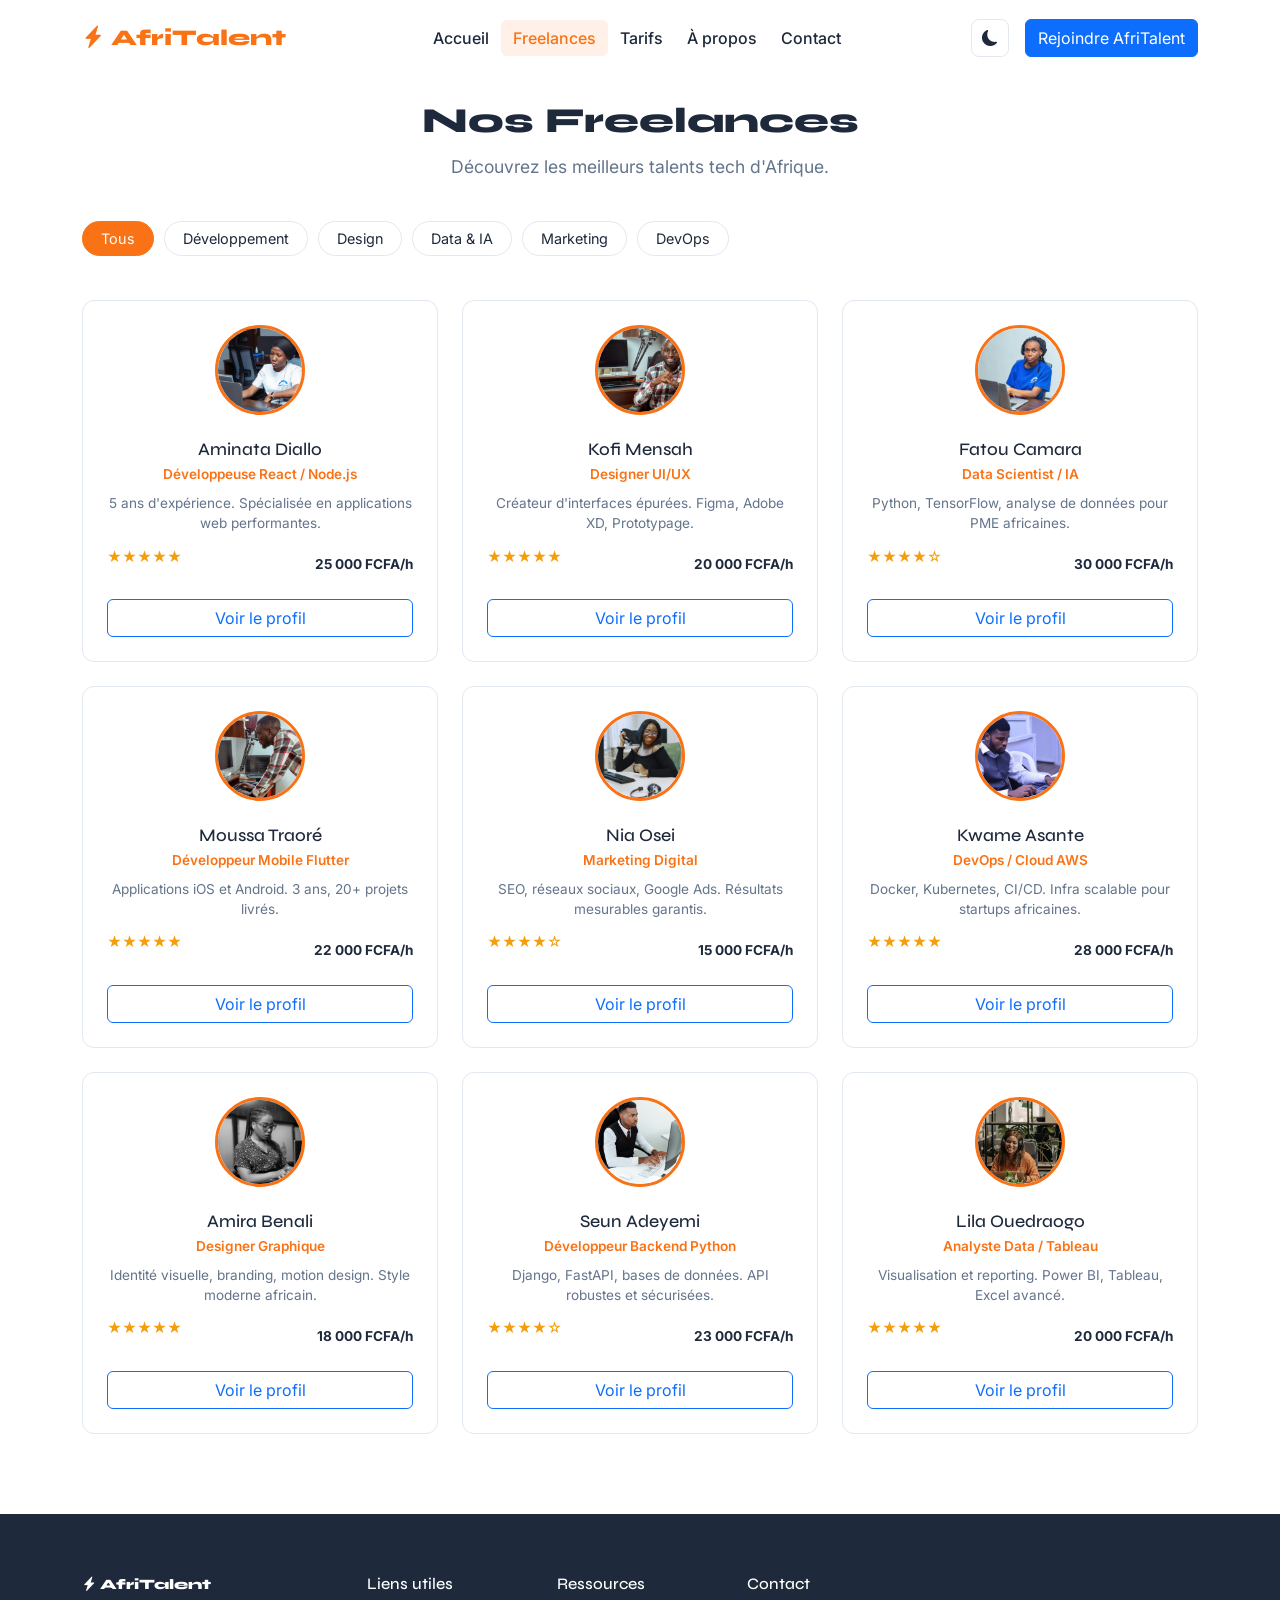
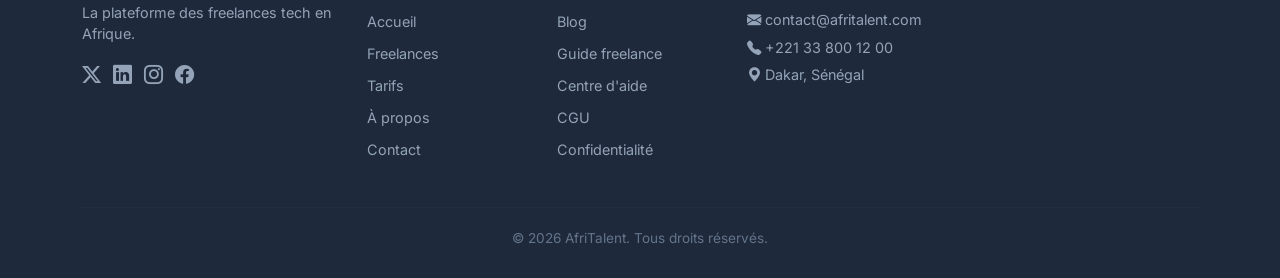
<file: freelances.html>
<!doctype html>
<html lang="fr">
  <head>
    <meta charset="UTF-8" />
    <meta name="viewport" content="width=device-width, initial-scale=1.0" />
    <title>AfriTalent — Freelances</title>
    <link
      href="https://cdn.jsdelivr.net/npm/bootstrap@5.3.3/dist/css/bootstrap.min.css"
      rel="stylesheet"
    />
    <link
      href="https://cdn.jsdelivr.net/npm/bootstrap-icons@1.11.3/font/bootstrap-icons.min.css"
      rel="stylesheet"
    />
    <link
      href="https://fonts.googleapis.com/css2?family=Syne:wght@700;800&family=Inter:wght@400;500&display=swap"
      rel="stylesheet"
    />
    <link rel="stylesheet" href="css/style.css" />
  </head>
  <body>
    <!-- NAVBAR -->
    <nav class="navbar navbar-expand-lg fixed-top" id="mainNavbar">
      <div class="container">
        <a class="navbar-brand" href="index.html"
          ><i class="bi bi-lightning-charge-fill"></i> AfriTalent</a
        >
        <button
          class="navbar-toggler"
          type="button"
          data-bs-toggle="collapse"
          data-bs-target="#navMenu"
          aria-controls="navMenu"
          aria-expanded="false"
          aria-label="Menu"
        >
          <span class="navbar-toggler-icon"></span>
        </button>
        <div class="collapse navbar-collapse" id="navMenu">
          <ul class="navbar-nav mx-auto">
            <li class="nav-item">
              <a class="nav-link" href="index.html">Accueil</a>
            </li>
            <li class="nav-item">
              <a class="nav-link active" href="freelances.html">Freelances</a>
            </li>
            <li class="nav-item">
              <a class="nav-link" href="tarifs.html">Tarifs</a>
            </li>
            <li class="nav-item">
              <a class="nav-link" href="about.html">À propos</a>
            </li>
            <li class="nav-item">
              <a class="nav-link" href="contact.html">Contact</a>
            </li>
          </ul>
          <div class="d-flex align-items-center gap-3">
            <button
              id="darkModeToggle"
              aria-label="Mode sombre"
              class="btn-icon"
            >
              <i class="bi bi-moon-fill" id="darkModeIcon"></i>
            </button>
            <a href="freelances.html" class="btn btn-primary"
              >Rejoindre AfriTalent</a
            >
          </div>
        </div>
      </div>
    </nav>

    <main>
      <section class="section-pad" style="padding-top: 100px">
        <div class="container">
          <div class="section-header fade-in">
            <h2>Nos Freelances</h2>
            <p>Découvrez les meilleurs talents tech d'Afrique.</p>
          </div>

          <!-- FILTRES -->
          <div
            class="filtres fade-in"
            role="group"
            aria-label="Filtrer par catégorie"
          >
            <button class="btn-filtre active" data-filtre="tous">Tous</button>
            <button class="btn-filtre" data-filtre="dev">Développement</button>
            <button class="btn-filtre" data-filtre="design">Design</button>
            <button class="btn-filtre" data-filtre="data">Data &amp; IA</button>
            <button class="btn-filtre" data-filtre="marketing">
              Marketing
            </button>
            <button class="btn-filtre" data-filtre="devops">DevOps</button>
          </div>

          <!-- GRILLE FREELANCES -->
          <div class="row g-4 mt-2" id="freelancesGrid">
            <div
              class="col-12 col-md-6 col-lg-4 freelance-item fade-in"
              data-categorie="dev"
            >
              <article class="freelance-card">
                <div class="freelance-avatar">
                  <img src="images/aminata.jpg" alt="Photo de Aminata Diallo" />
                </div>
                <h3>Aminata Diallo</h3>
                <p class="freelance-spec">Développeuse React / Node.js</p>
                <p class="freelance-bio">
                  5 ans d'expérience. Spécialisée en applications web
                  performantes.
                </p>
                <div class="freelance-meta">
                  <span class="stars">★★★★★</span>
                  <span class="tarif">25 000 FCFA/h</span>
                </div>
                <button
                  class="btn btn-outline-primary w-100 mt-3"
                  data-bs-toggle="modal"
                  data-bs-target="#profilModal"
                >
                  Voir le profil
                </button>
              </article>
            </div>

            <div
              class="col-12 col-md-6 col-lg-4 freelance-item fade-in"
              data-categorie="design"
            >
              <article class="freelance-card">
                <div class="freelance-avatar">
                  <img src="images/kofi.jpg" alt="Photo de Kofi Mensah" />
                </div>
                <h3>Kofi Mensah</h3>
                <p class="freelance-spec">Designer UI/UX</p>
                <p class="freelance-bio">
                  Créateur d'interfaces épurées. Figma, Adobe XD, Prototypage.
                </p>
                <div class="freelance-meta">
                  <span class="stars">★★★★★</span>
                  <span class="tarif">20 000 FCFA/h</span>
                </div>
                <button
                  class="btn btn-outline-primary w-100 mt-3"
                  data-bs-toggle="modal"
                  data-bs-target="#profilModal"
                >
                  Voir le profil
                </button>
              </article>
            </div>

            <div
              class="col-12 col-md-6 col-lg-4 freelance-item fade-in"
              data-categorie="data"
            >
              <article class="freelance-card">
                <div class="freelance-avatar">
                  <img src="images/fatou.jpg" alt="Photo de Fatou Camara" />
                </div>
                <h3>Fatou Camara</h3>
                <p class="freelance-spec">Data Scientist / IA</p>
                <p class="freelance-bio">
                  Python, TensorFlow, analyse de données pour PME africaines.
                </p>
                <div class="freelance-meta">
                  <span class="stars">★★★★☆</span>
                  <span class="tarif">30 000 FCFA/h</span>
                </div>
                <button
                  class="btn btn-outline-primary w-100 mt-3"
                  data-bs-toggle="modal"
                  data-bs-target="#profilModal"
                >
                  Voir le profil
                </button>
              </article>
            </div>

            <div
              class="col-12 col-md-6 col-lg-4 freelance-item fade-in"
              data-categorie="dev"
            >
              <article class="freelance-card">
                <div class="freelance-avatar">
                  <img src="images/moussa.jpg" alt="Photo de Moussa Traoré" />
                </div>
                <h3>Moussa Traoré</h3>
                <p class="freelance-spec">Développeur Mobile Flutter</p>
                <p class="freelance-bio">
                  Applications iOS et Android. 3 ans, 20+ projets livrés.
                </p>
                <div class="freelance-meta">
                  <span class="stars">★★★★★</span>
                  <span class="tarif">22 000 FCFA/h</span>
                </div>
                <button
                  class="btn btn-outline-primary w-100 mt-3"
                  data-bs-toggle="modal"
                  data-bs-target="#profilModal"
                >
                  Voir le profil
                </button>
              </article>
            </div>

            <div
              class="col-12 col-md-6 col-lg-4 freelance-item fade-in"
              data-categorie="marketing"
            >
              <article class="freelance-card">
                <div class="freelance-avatar">
                  <img src="images/nia.jpg" alt="Photo de Nia Osei" />
                </div>
                <h3>Nia Osei</h3>
                <p class="freelance-spec">Marketing Digital</p>
                <p class="freelance-bio">
                  SEO, réseaux sociaux, Google Ads. Résultats mesurables
                  garantis.
                </p>
                <div class="freelance-meta">
                  <span class="stars">★★★★☆</span>
                  <span class="tarif">15 000 FCFA/h</span>
                </div>
                <button
                  class="btn btn-outline-primary w-100 mt-3"
                  data-bs-toggle="modal"
                  data-bs-target="#profilModal"
                >
                  Voir le profil
                </button>
              </article>
            </div>

            <div
              class="col-12 col-md-6 col-lg-4 freelance-item fade-in"
              data-categorie="devops"
            >
              <article class="freelance-card">
                <div class="freelance-avatar">
                  <img src="images/kwame.jpg" alt="Photo de Kwame Asante" />
                </div>
                <h3>Kwame Asante</h3>
                <p class="freelance-spec">DevOps / Cloud AWS</p>
                <p class="freelance-bio">
                  Docker, Kubernetes, CI/CD. Infra scalable pour startups
                  africaines.
                </p>
                <div class="freelance-meta">
                  <span class="stars">★★★★★</span>
                  <span class="tarif">28 000 FCFA/h</span>
                </div>
                <button
                  class="btn btn-outline-primary w-100 mt-3"
                  data-bs-toggle="modal"
                  data-bs-target="#profilModal"
                >
                  Voir le profil
                </button>
              </article>
            </div>

            <div
              class="col-12 col-md-6 col-lg-4 freelance-item fade-in"
              data-categorie="design"
            >
              <article class="freelance-card">
                <div class="freelance-avatar">
                  <img src="images/amira.jpg" alt="Photo de Amira Benali" />
                </div>
                <h3>Amira Benali</h3>
                <p class="freelance-spec">Designer Graphique</p>
                <p class="freelance-bio">
                  Identité visuelle, branding, motion design. Style moderne
                  africain.
                </p>
                <div class="freelance-meta">
                  <span class="stars">★★★★★</span>
                  <span class="tarif">18 000 FCFA/h</span>
                </div>
                <button
                  class="btn btn-outline-primary w-100 mt-3"
                  data-bs-toggle="modal"
                  data-bs-target="#profilModal"
                >
                  Voir le profil
                </button>
              </article>
            </div>

            <div
              class="col-12 col-md-6 col-lg-4 freelance-item fade-in"
              data-categorie="dev"
            >
              <article class="freelance-card">
                <div class="freelance-avatar">
                  <img src="images/seun.jpg" alt="Photo de Seun Adeyemi" />
                </div>
                <h3>Seun Adeyemi</h3>
                <p class="freelance-spec">Développeur Backend Python</p>
                <p class="freelance-bio">
                  Django, FastAPI, bases de données. API robustes et sécurisées.
                </p>
                <div class="freelance-meta">
                  <span class="stars">★★★★☆</span>
                  <span class="tarif">23 000 FCFA/h</span>
                </div>
                <button
                  class="btn btn-outline-primary w-100 mt-3"
                  data-bs-toggle="modal"
                  data-bs-target="#profilModal"
                >
                  Voir le profil
                </button>
              </article>
            </div>

            <div
              class="col-12 col-md-6 col-lg-4 freelance-item fade-in"
              data-categorie="data"
            >
              <article class="freelance-card">
                <div class="freelance-avatar">
                  <img src="images/lila.jpg" alt="Photo de Lila Ouedraogo" />
                </div>
                <h3>Lila Ouedraogo</h3>
                <p class="freelance-spec">Analyste Data / Tableau</p>
                <p class="freelance-bio">
                  Visualisation et reporting. Power BI, Tableau, Excel avancé.
                </p>
                <div class="freelance-meta">
                  <span class="stars">★★★★★</span>
                  <span class="tarif">20 000 FCFA/h</span>
                </div>
                <button
                  class="btn btn-outline-primary w-100 mt-3"
                  data-bs-toggle="modal"
                  data-bs-target="#profilModal"
                >
                  Voir le profil
                </button>
              </article>
            </div>
          </div>
        </div>
      </section>
    </main>

    <!-- MODAL PROFIL -->
    <div
      class="modal fade"
      id="profilModal"
      tabindex="-1"
      aria-labelledby="profilModalLabel"
      aria-modal="true"
      role="dialog"
    >
      <div class="modal-dialog modal-dialog-centered">
        <div class="modal-content">
          <div class="modal-header">
            <h5 class="modal-title" id="profilModalLabel">Profil Freelance</h5>
            <button
              type="button"
              class="btn-close"
              data-bs-dismiss="modal"
              aria-label="Fermer"
            ></button>
          </div>
          <div class="modal-body text-center">
            <i class="bi bi-person-circle display-3 accent"></i>
            <p class="mt-3">
              Connectez-vous pour voir le profil complet et contacter ce
              freelance.
            </p>
          </div>
          <div class="modal-footer">
            <button
              type="button"
              class="btn btn-secondary"
              data-bs-dismiss="modal"
            >
              Fermer
            </button>
            <a href="contact.html" class="btn btn-primary">Me connecter</a>
          </div>
        </div>
      </div>
    </div>

    <!-- FOOTER -->
    <footer class="site-footer">
      <div class="container">
        <div class="row g-4">
          <div class="col-12 col-md-6 col-lg-3">
            <p class="footer-logo">
              <i class="bi bi-lightning-charge-fill"></i> AfriTalent
            </p>
            <p>La plateforme des freelances tech en Afrique.</p>
            <div class="social-links">
              <a
                href="https://twitter.com"
                target="_blank"
                rel="noopener noreferrer"
                aria-label="Twitter"
              >
                <i class="bi bi-twitter-x"></i>
              </a>
              <a
                href="https://linkedin.com"
                target="_blank"
                rel="noopener noreferrer"
                aria-label="LinkedIn"
              >
                <i class="bi bi-linkedin"></i>
              </a>
              <a
                href="https://instagram.com"
                target="_blank"
                rel="noopener noreferrer"
                aria-label="Instagram"
              >
                <i class="bi bi-instagram"></i>
              </a>
              <a
                href="https://facebook.com"
                target="_blank"
                rel="noopener noreferrer"
                aria-label="Facebook"
              >
                <i class="bi bi-facebook"></i>
              </a>
            </div>
          </div>
          <div class="col-6 col-md-3 col-lg-2">
            <h4>Liens utiles</h4>
            <ul>
              <li><a href="index.html">Accueil</a></li>
              <li><a href="freelances.html">Freelances</a></li>
              <li><a href="tarifs.html">Tarifs</a></li>
              <li><a href="about.html">À propos</a></li>
              <li><a href="contact.html">Contact</a></li>
            </ul>
          </div>
          <div class="col-6 col-md-3 col-lg-2">
            <h4>Ressources</h4>
            <ul>
              <li><a href="#">Blog</a></li>
              <li><a href="#">Guide freelance</a></li>
              <li><a href="#">Centre d'aide</a></li>
              <li><a href="#">CGU</a></li>
              <li><a href="#">Confidentialité</a></li>
            </ul>
          </div>
          <div class="col-12 col-md-6 col-lg-3">
            <h4>Contact</h4>
            <p><i class="bi bi-envelope-fill"></i> contact@afritalent.com</p>
            <p><i class="bi bi-telephone-fill"></i> +221 33 800 12 00</p>
            <p><i class="bi bi-geo-alt-fill"></i> Dakar, Sénégal</p>
          </div>
        </div>
        <hr />
        <p class="text-center mb-0">
          &copy; <span id="currentYear"></span> AfriTalent. Tous droits
          réservés.
        </p>
      </div>
    </footer>

    <button id="backToTop" aria-label="Retour en haut">
      <i class="bi bi-arrow-up"></i>
    </button>
    <script src="https://cdn.jsdelivr.net/npm/bootstrap@5.3.3/dist/js/bootstrap.bundle.min.js"></script>
    <script src="js/main.js"></script>
  </body>
</html>
</file>
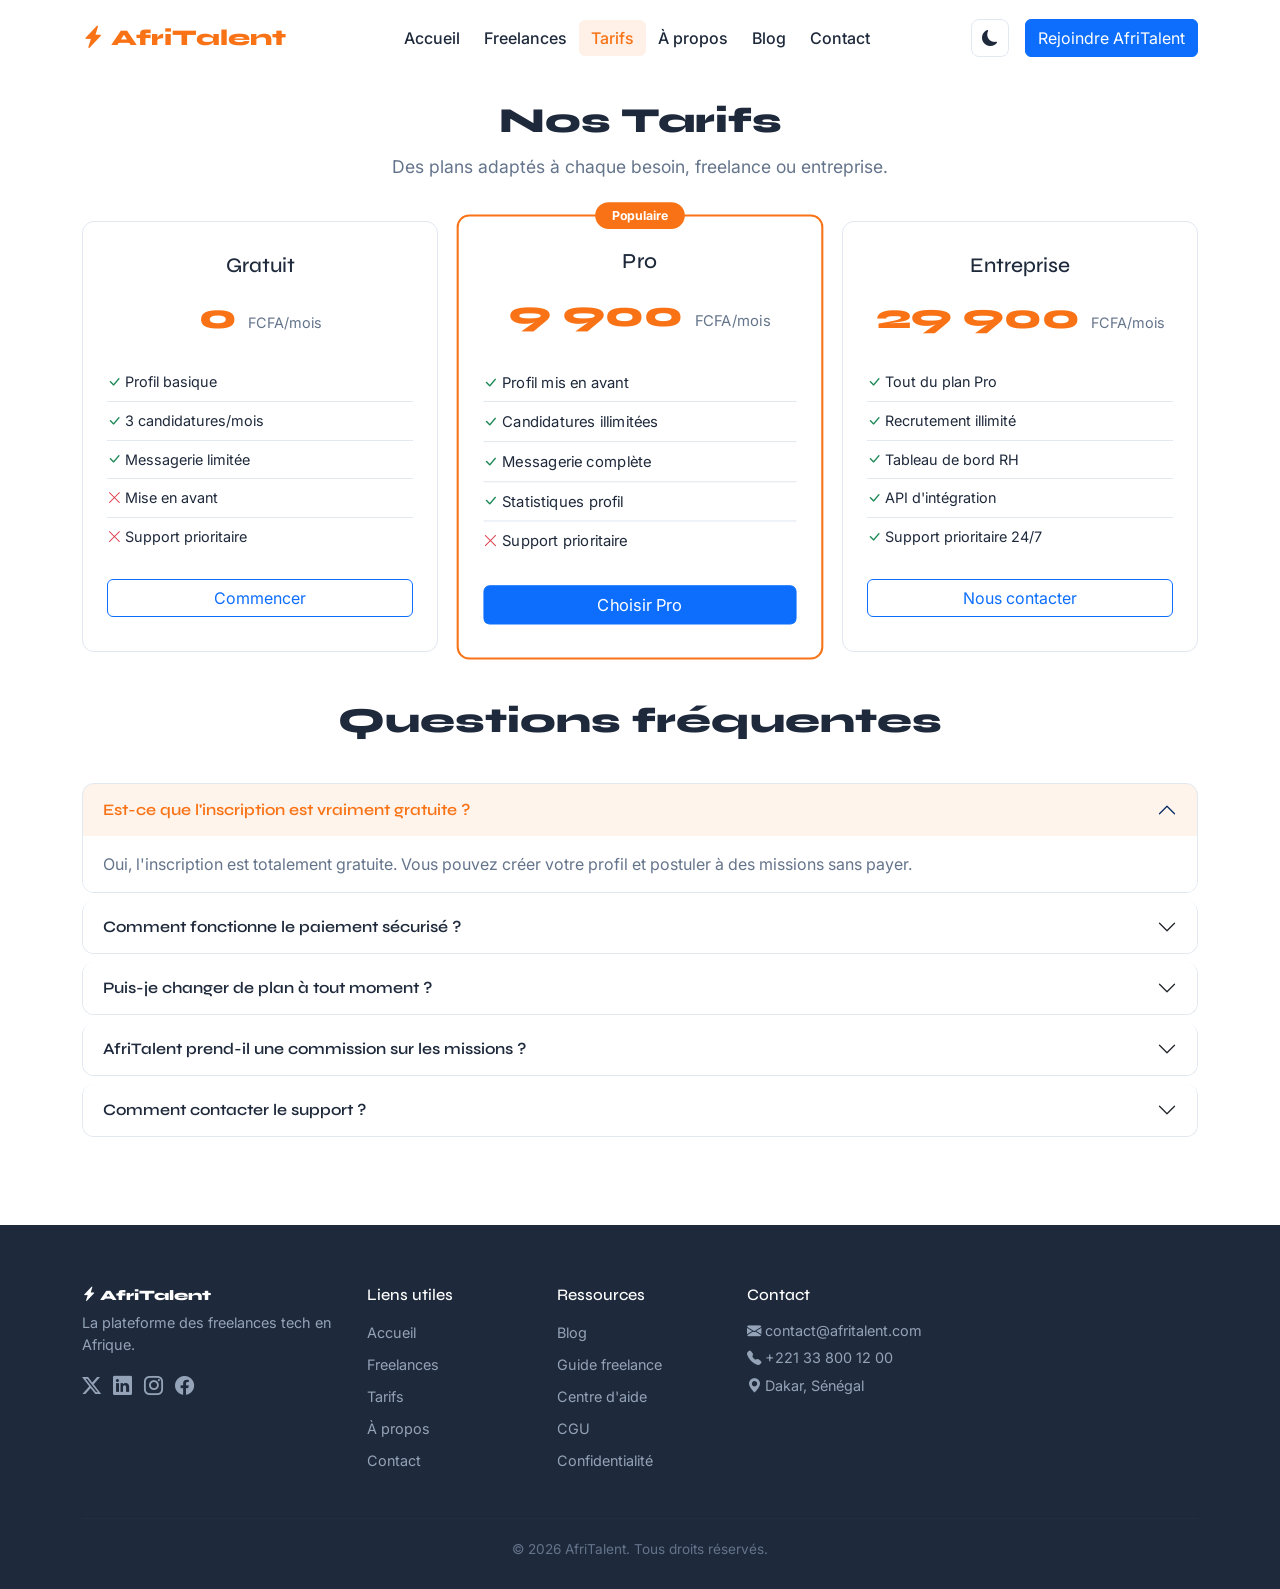
<file: tarifs.html>
<!DOCTYPE html>
<html lang="fr">
<head>
  <meta charset="UTF-8" />
  <meta name="viewport" content="width=device-width, initial-scale=1.0" />
  <title>AfriTalent — Tarifs</title>
  <link href="https://cdn.jsdelivr.net/npm/bootstrap@5.3.3/dist/css/bootstrap.min.css" rel="stylesheet" />
  <link href="https://cdn.jsdelivr.net/npm/bootstrap-icons@1.11.3/font/bootstrap-icons.min.css" rel="stylesheet" />
  <link href="https://fonts.googleapis.com/css2?family=Syne:wght@700;800&family=Inter:wght@400;500&display=swap" rel="stylesheet" />
  <link rel="stylesheet" href="css/style.css" />
</head>
<body>

<!-- NAVBAR -->
<nav class="navbar navbar-expand-lg fixed-top" id="mainNavbar">
  <div class="container">
    <a class="navbar-brand" href="index.html"><i class="bi bi-lightning-charge-fill"></i> AfriTalent</a>
    <button class="navbar-toggler" type="button" data-bs-toggle="collapse" data-bs-target="#navMenu" aria-controls="navMenu" aria-expanded="false" aria-label="Menu">
      <span class="navbar-toggler-icon"></span>
    </button>
    <div class="collapse navbar-collapse" id="navMenu">
      <ul class="navbar-nav mx-auto">
        <li class="nav-item"><a class="nav-link" href="index.html">Accueil</a></li>
        <li class="nav-item"><a class="nav-link" href="freelances.html">Freelances</a></li>
        <li class="nav-item"><a class="nav-link active" href="tarifs.html">Tarifs</a></li>
        <li class="nav-item"><a class="nav-link" href="about.html">À propos</a></li>
        <li class="nav-item"><a class="nav-link" href="#">Blog</a></li>
        <li class="nav-item"><a class="nav-link" href="contact.html">Contact</a></li>
      </ul>
      <div class="d-flex align-items-center gap-3">
        <button id="darkModeToggle" aria-label="Mode sombre" class="btn-icon"><i class="bi bi-moon-fill" id="darkModeIcon"></i></button>
        <a href="freelances.html" class="btn btn-primary">Rejoindre AfriTalent</a>
      </div>
    </div>
  </div>
</nav>

<main>
<section class="section-pad" style="padding-top: 100px;">
  <div class="container">
    <div class="section-header fade-in">
      <h2>Nos Tarifs</h2>
      <p>Des plans adaptés à chaque besoin, freelance ou entreprise.</p>
    </div>

    <!-- PLANS -->
    <div class="row g-4 justify-content-center fade-in">

      <!-- Gratuit -->
      <div class="col-12 col-md-4">
        <div class="plan-card">
          <h3>Gratuit</h3>
          <div class="plan-prix">0 <span>FCFA/mois</span></div>
          <ul class="plan-features">
            <li><i class="bi bi-check-lg text-success"></i> Profil basique</li>
            <li><i class="bi bi-check-lg text-success"></i> 3 candidatures/mois</li>
            <li><i class="bi bi-check-lg text-success"></i> Messagerie limitée</li>
            <li><i class="bi bi-x-lg text-danger"></i> Mise en avant</li>
            <li><i class="bi bi-x-lg text-danger"></i> Support prioritaire</li>
          </ul>
          <a href="#" class="btn btn-outline-primary w-100">Commencer</a>
        </div>
      </div>

      <!-- Pro (recommandé) -->
      <div class="col-12 col-md-4">
        <div class="plan-card plan-popular">
          <span class="badge-populaire">Populaire</span>
          <h3>Pro</h3>
          <div class="plan-prix">9 900 <span>FCFA/mois</span></div>
          <ul class="plan-features">
            <li><i class="bi bi-check-lg text-success"></i> Profil mis en avant</li>
            <li><i class="bi bi-check-lg text-success"></i> Candidatures illimitées</li>
            <li><i class="bi bi-check-lg text-success"></i> Messagerie complète</li>
            <li><i class="bi bi-check-lg text-success"></i> Statistiques profil</li>
            <li><i class="bi bi-x-lg text-danger"></i> Support prioritaire</li>
          </ul>
          <a href="#" class="btn btn-primary w-100">Choisir Pro</a>
        </div>
      </div>

      <!-- Entreprise -->
      <div class="col-12 col-md-4">
        <div class="plan-card">
          <h3>Entreprise</h3>
          <div class="plan-prix">29 900 <span>FCFA/mois</span></div>
          <ul class="plan-features">
            <li><i class="bi bi-check-lg text-success"></i> Tout du plan Pro</li>
            <li><i class="bi bi-check-lg text-success"></i> Recrutement illimité</li>
            <li><i class="bi bi-check-lg text-success"></i> Tableau de bord RH</li>
            <li><i class="bi bi-check-lg text-success"></i> API d'intégration</li>
            <li><i class="bi bi-check-lg text-success"></i> Support prioritaire 24/7</li>
          </ul>
          <a href="#" class="btn btn-outline-primary w-100">Nous contacter</a>
        </div>
      </div>

    </div>

    <!-- FAQ -->
    <div class="section-header fade-in mt-5">
      <h2>Questions fréquentes</h2>
    </div>
    <div class="accordion fade-in" id="faqAccordion">

      <div class="accordion-item">
        <h3 class="accordion-header">
          <button class="accordion-button" type="button" data-bs-toggle="collapse" data-bs-target="#faq1" aria-expanded="true" aria-controls="faq1">
            Est-ce que l'inscription est vraiment gratuite ?
          </button>
        </h3>
        <div id="faq1" class="accordion-collapse collapse show" data-bs-parent="#faqAccordion">
          <div class="accordion-body">Oui, l'inscription est totalement gratuite. Vous pouvez créer votre profil et postuler à des missions sans payer.</div>
        </div>
      </div>

      <div class="accordion-item">
        <h3 class="accordion-header">
          <button class="accordion-button collapsed" type="button" data-bs-toggle="collapse" data-bs-target="#faq2" aria-expanded="false" aria-controls="faq2">
            Comment fonctionne le paiement sécurisé ?
          </button>
        </h3>
        <div id="faq2" class="accordion-collapse collapse" data-bs-parent="#faqAccordion">
          <div class="accordion-body">Le paiement est retenu en escrow jusqu'à la validation de la mission par le client. Mobile Money, carte bancaire et virement sont acceptés.</div>
        </div>
      </div>

      <div class="accordion-item">
        <h3 class="accordion-header">
          <button class="accordion-button collapsed" type="button" data-bs-toggle="collapse" data-bs-target="#faq3" aria-expanded="false" aria-controls="faq3">
            Puis-je changer de plan à tout moment ?
          </button>
        </h3>
        <div id="faq3" class="accordion-collapse collapse" data-bs-parent="#faqAccordion">
          <div class="accordion-body">Oui, vous pouvez passer à un plan supérieur ou inférieur à tout moment depuis votre tableau de bord.</div>
        </div>
      </div>

      <div class="accordion-item">
        <h3 class="accordion-header">
          <button class="accordion-button collapsed" type="button" data-bs-toggle="collapse" data-bs-target="#faq4" aria-expanded="false" aria-controls="faq4">
            AfriTalent prend-il une commission sur les missions ?
          </button>
        </h3>
        <div id="faq4" class="accordion-collapse collapse" data-bs-parent="#faqAccordion">
          <div class="accordion-body">Une commission de 10% est appliquée sur chaque mission. Elle couvre la sécurisation du paiement et les services de la plateforme.</div>
        </div>
      </div>

      <div class="accordion-item">
        <h3 class="accordion-header">
          <button class="accordion-button collapsed" type="button" data-bs-toggle="collapse" data-bs-target="#faq5" aria-expanded="false" aria-controls="faq5">
            Comment contacter le support ?
          </button>
        </h3>
        <div id="faq5" class="accordion-collapse collapse" data-bs-parent="#faqAccordion">
          <div class="accordion-body">Le support est disponible par email (contact@afritalent.com) pour tous. Les abonnés Entreprise bénéficient d'un support 24/7 dédié.</div>
        </div>
      </div>

    </div>
  </div>
</section>
</main>

<!-- FOOTER -->
<footer class="site-footer">
  <div class="container">
    <div class="row g-4">
      <div class="col-12 col-md-6 col-lg-3">
        <p class="footer-logo"><i class="bi bi-lightning-charge-fill"></i> AfriTalent</p>
        <p>La plateforme des freelances tech en Afrique.</p>
        <div class="social-links">
          <a href="#" aria-label="Twitter"><i class="bi bi-twitter-x"></i></a>
          <a href="#" aria-label="LinkedIn"><i class="bi bi-linkedin"></i></a>
          <a href="#" aria-label="Instagram"><i class="bi bi-instagram"></i></a>
          <a href="#" aria-label="Facebook"><i class="bi bi-facebook"></i></a>
        </div>
      </div>
      <div class="col-6 col-md-3 col-lg-2">
        <h4>Liens utiles</h4>
        <ul>
          <li><a href="index.html">Accueil</a></li>
          <li><a href="freelances.html">Freelances</a></li>
          <li><a href="tarifs.html">Tarifs</a></li>
          <li><a href="about.html">À propos</a></li>
          <li><a href="contact.html">Contact</a></li>
        </ul>
      </div>
      <div class="col-6 col-md-3 col-lg-2">
        <h4>Ressources</h4>
        <ul>
          <li><a href="#">Blog</a></li>
          <li><a href="#">Guide freelance</a></li>
          <li><a href="#">Centre d'aide</a></li>
          <li><a href="#">CGU</a></li>
          <li><a href="#">Confidentialité</a></li>
        </ul>
      </div>
      <div class="col-12 col-md-6 col-lg-3">
        <h4>Contact</h4>
        <p><i class="bi bi-envelope-fill"></i> contact@afritalent.com</p>
        <p><i class="bi bi-telephone-fill"></i> +221 33 800 12 00</p>
        <p><i class="bi bi-geo-alt-fill"></i> Dakar, Sénégal</p>
      </div>
    </div>
    <hr />
    <p class="text-center mb-0">&copy; <span id="currentYear"></span> AfriTalent. Tous droits réservés.</p>
  </div>
</footer>

<button id="backToTop" aria-label="Retour en haut"><i class="bi bi-arrow-up"></i></button>
<script src="https://cdn.jsdelivr.net/npm/bootstrap@5.3.3/dist/js/bootstrap.bundle.min.js"></script>
<script src="js/main.js"></script>
</body>
</html>
</file>
<file: css/style.css>
/* =============================================
   VARIABLES CSS — 6 variables minimum
============================================= */
:root {
  --couleur-primaire: #f97316;       /* Orange africain */
  --couleur-secondaire: #1e293b;     /* Bleu nuit */
  --couleur-fond: #ffffff;
  --couleur-fond-alt: #f8fafc;
  --couleur-texte: #1e293b;
  --couleur-texte-doux: #64748b;
  --couleur-bordure: #e2e8f0;
  --font-titre: 'Syne', sans-serif;
  --font-corps: 'Inter', sans-serif;
  --radius: 12px;
  --ombre: 0 4px 20px rgba(0,0,0,0.08);
}

/* MODE SOMBRE */
body.dark-mode {
  --couleur-fond: #0f172a;
  --couleur-fond-alt: #1e293b;
  --couleur-texte: #f1f5f9;
  --couleur-texte-doux: #94a3b8;
  --couleur-bordure: #334155;
}

/* =============================================
   BASE
============================================= */
*, *::before, *::after { box-sizing: border-box; margin: 0; padding: 0; }

body {
  font-family: var(--font-corps);
  background-color: var(--couleur-fond);
  color: var(--couleur-texte);
  transition: background-color 0.3s, color 0.3s;
}

h1, h2, h3, h4 { font-family: var(--font-titre); }

a { color: var(--couleur-primaire); text-decoration: none; }
a:hover { opacity: 0.8; }

ul { list-style: none; padding: 0; }

img { max-width: 100%; }

.accent { color: var(--couleur-primaire); }

.section-pad { padding: 80px 0; }

.bg-light-custom { background-color: var(--couleur-fond-alt); }

/* =============================================
   NAVBAR
============================================= */
/* =============================================
   NAVBAR
============================================= */
#mainNavbar {
  background-color: transparent;
  transition: background-color 0.3s, box-shadow 0.3s;
  padding: 16px 0;
}

#mainNavbar.scrolled {
  background-color: var(--couleur-fond);
  box-shadow: 0 2px 20px rgba(0,0,0,0.1);
  padding: 10px 0;
}

.navbar-brand {
  font-family: var(--font-titre);
  font-size: 1.4rem;
  font-weight: 800;
  color: var(--couleur-primaire) !important;
}

.nav-link {
  color: var(--couleur-texte) !important;
  font-weight: 500;
  padding: 6px 12px !important;
  border-radius: 6px;
  transition: background-color 0.2s, color 0.2s;
}

.nav-link:hover,
.nav-link.active {
  background-color: rgba(249,115,22,0.1);
  color: var(--couleur-primaire) !important;
}

/* Mode sombre — navbar scrollée */
body.dark-mode #mainNavbar.scrolled {
  background-color: var(--couleur-fond);
}

/* Mode sombre — liens navbar */
body.dark-mode .nav-link {
  color: var(--couleur-texte) !important;
}

body.dark-mode .nav-link:hover,
body.dark-mode .nav-link.active {
  color: var(--couleur-primaire) !important;
}

/* Mode sombre — brand */
body.dark-mode .navbar-brand {
  color: var(--couleur-primaire) !important;
}

/* Mode sombre — hamburger mobile */
body.dark-mode .navbar-toggler {
  border-color: var(--couleur-bordure);
}

body.dark-mode .navbar-toggler-icon {
  filter: invert(1);
}

/* Menu mobile ouvert */
@media (max-width: 991px) {
  #mainNavbar .navbar-collapse.show {
    background-color: var(--couleur-fond);
    padding: 16px;
    border-radius: var(--radius);
    box-shadow: 0 8px 30px rgba(0,0,0,0.12);
    margin-top: 8px;
  }

  body.dark-mode #mainNavbar .navbar-collapse.show {
    background-color: var(--couleur-secondaire);
  }
}

/* Bouton dark mode */
.btn-icon {
  background: none;
  border: 1px solid var(--couleur-bordure);
  border-radius: 8px;
  padding: 6px 10px;
  cursor: pointer;
  color: var(--couleur-texte);
  font-size: 1rem;
  transition: all 0.2s;
}

.btn-icon:hover {
  background-color: var(--couleur-fond-alt);
}
/* =============================================
   SECTION HEADER
============================================= */
.section-header {
  text-align: center;
  margin-bottom: 40px;
}

.section-header h2 {
  font-size: 2.2rem;
  font-weight: 800;
  margin-bottom: 12px;
}

.section-header p {
  color: var(--couleur-texte-doux);
  font-size: 1.1rem;
}

/* =============================================
   HERO
============================================= */
.hero { position: relative; overflow: hidden; }

.hero h1 {
  font-size: clamp(2.5rem, 5vw, 4rem);
  font-weight: 800;
  line-height: 1.1;
}

.hero-visual {
  font-size: 8rem;
  opacity: 0.15;
}

/* =============================================
   STATS
============================================= */
.stat-card {
  padding: 32px 16px;
  border-radius: var(--radius);
  background-color: var(--couleur-fond);
  border: 1px solid var(--couleur-bordure);
}

.stat-num {
  font-family: var(--font-titre);
  font-size: 2.5rem;
  font-weight: 800;
  color: var(--couleur-primaire);
  display: inline;
}

.stat-plus {
  font-family: var(--font-titre);
  font-size: 2rem;
  color: var(--couleur-primaire);
  font-weight: 800;
}

.stat-label {
  color: var(--couleur-texte-doux);
  margin-top: 8px;
  font-weight: 500;
}

/* =============================================
   BENTO GRID
============================================= */
.bento-grid {
  display: grid;
  grid-template-columns: repeat(3, 1fr);
  grid-template-rows: auto auto;
  gap: 16px;
}

/* Carte grande : occupe 2 lignes */
.bento-lg { grid-column: 1; grid-row: 1 / 3; }

/* Carte moyenne : occupe 1 colonne, 1 ligne */
.bento-md { grid-column: 2 / 4; grid-row: 1; }

/* Petites cartes */
.bento-sm { grid-column: span 1; grid-row: 2; }

.bento-card {
  background-color: var(--couleur-fond);
  border: 1px solid var(--couleur-bordure);
  border-radius: var(--radius);
  padding: 28px;
  transition: transform 0.2s, box-shadow 0.2s;
}

.bento-card:hover {
  transform: translateY(-4px);
  box-shadow: var(--ombre);
}

.bento-accent {
  background-color: var(--couleur-primaire);
  color: white;
  border-color: var(--couleur-primaire);
}

.bento-accent h3, .bento-accent p { color: white; }

.bento-dark {
  background-color: var(--couleur-secondaire);
  color: white;
  border-color: var(--couleur-secondaire);
}

.bento-dark h3, .bento-dark p { color: white; }

.bento-icon {
  font-size: 2rem;
  display: block;
  margin-bottom: 12px;
}

.step-num {
  font-family: var(--font-titre);
  font-size: 1rem;
  font-weight: 800;
  opacity: 0.4;
  display: block;
  margin-bottom: 8px;
}

.bento-card h3 { font-size: 1.1rem; margin-bottom: 8px; }
.bento-card p  { font-size: 0.9rem; color: var(--couleur-texte-doux); }
.bento-accent p, .bento-dark p { color: rgba(255,255,255,0.8); }

/* Responsive bento */
@media (max-width: 768px) {
  .bento-grid {
    grid-template-columns: 1fr 1fr;
    grid-template-rows: auto;
  }
  .bento-lg { grid-column: 1 / 3; grid-row: auto; }
  .bento-md { grid-column: 1 / 3; grid-row: auto; }
  .bento-sm { grid-column: span 1; grid-row: auto; }
}

@media (max-width: 480px) {
  .bento-grid { grid-template-columns: 1fr; }
  .bento-lg, .bento-md, .bento-sm { grid-column: 1; }
}

/* =============================================
   CATÉGORIES
============================================= */
.cat-card {
  background-color: var(--couleur-fond);
  border: 1px solid var(--couleur-bordure);
  border-radius: var(--radius);
  padding: 24px 16px;
  text-align: center;
  transition: transform 0.2s, box-shadow 0.2s, border-color 0.2s;
  cursor: pointer;
}

.cat-card:hover {
  transform: translateY(-6px);
  box-shadow: var(--ombre);
  border-color: var(--couleur-primaire);
}

.cat-icon {
  font-size: 2rem;
  color: var(--couleur-primaire);
  display: block;
  margin-bottom: 12px;
}

.cat-card h3 {
  font-size: 0.9rem;
  font-weight: 700;
  margin-bottom: 6px;
}

.cat-card p {
  font-size: 0.8rem;
  color: var(--couleur-texte-doux);
  margin: 0;
}

/* =============================================
   TÉMOIGNAGES
============================================= */
.temoignage-card {
  max-width: 680px;
  background-color: var(--couleur-fond);
  border: 1px solid var(--couleur-bordure);
  border-radius: var(--radius);
  padding: 40px;
  text-align: center;
}

.stars { font-size: 1.4rem; color: #f59e0b; display: block; margin-bottom: 16px; }

blockquote {
  font-size: 1.1rem;
  color: var(--couleur-texte);
  font-style: italic;
  margin-bottom: 20px;
  border: none;
  padding: 0;
}

.temoignage-auteur {
  font-weight: 600;
  color: var(--couleur-primaire);
  margin: 0;
}

.carousel-control-prev,
.carousel-control-next { color: var(--couleur-primaire); }

/* =============================================
   CTA SECTION
============================================= */
.cta-section {
  background: linear-gradient(135deg, var(--couleur-primaire), #c2410c);
  color: white;
  padding: 80px 0;
}

.cta-section h2 {
  font-size: 2.2rem;
  font-weight: 800;
  color: white;
}

.cta-section p { color: rgba(255,255,255,0.85); font-size: 1.1rem; }

.btn-light {
  background-color: white;
  color: var(--couleur-primaire);
  font-weight: 700;
  border-radius: var(--radius);
  border: none;
}

.btn-light:hover { background-color: #f1f5f9; color: var(--couleur-primaire); }

/* =============================================
   FOOTER
============================================= */
.site-footer {
  background-color: var(--couleur-secondaire);
  color: #94a3b8;
  padding: 60px 0 30px;
}

.footer-logo {
  font-family: var(--font-titre);
  font-size: 1.3rem;
  font-weight: 800;
  color: white;
  margin-bottom: 12px;
}

.site-footer p { font-size: 0.9rem; margin-bottom: 6px; }

.site-footer h4 {
  color: white;
  font-size: 1rem;
  margin-bottom: 16px;
}

.site-footer ul li { margin-bottom: 8px; }
.site-footer ul a, .site-footer a { color: #94a3b8; font-size: 0.9rem; }
.site-footer ul a:hover, .site-footer a:hover { color: var(--couleur-primaire); }

.social-links { display: flex; gap: 12px; margin-top: 16px; }
.social-links a {
  color: #94a3b8;
  font-size: 1.2rem;
  transition: color 0.2s;
}
.social-links a:hover { color: var(--couleur-primaire); }

.site-footer hr { border-color: #334155; margin: 30px 0 20px; }
.site-footer .text-center { color: #64748b; font-size: 0.85rem; }

/* =============================================
   RETOUR EN HAUT
============================================= */
#backToTop {
  position: fixed;
  bottom: 30px;
  right: 30px;
  background-color: var(--couleur-primaire);
  color: white;
  border: none;
  border-radius: 50%;
  width: 48px;
  height: 48px;
  font-size: 1.2rem;
  cursor: pointer;
  display: none;
  z-index: 999;
  box-shadow: 0 4px 12px rgba(249,115,22,0.4);
  transition: transform 0.2s;
}

#backToTop:hover { transform: scale(1.1); }

/* =============================================
   FREELANCES — Filtres et cartes
============================================= */
.filtres {
  display: flex;
  flex-wrap: wrap;
  gap: 10px;
  margin-bottom: 20px;
}

.btn-filtre {
  background: none;
  border: 1px solid var(--couleur-bordure);
  border-radius: 999px;
  padding: 6px 18px;
  cursor: pointer;
  font-family: var(--font-corps);
  font-size: 0.9rem;
  color: var(--couleur-texte);
  transition: all 0.2s;
}

.btn-filtre:hover, .btn-filtre.active {
  background-color: var(--couleur-primaire);
  border-color: var(--couleur-primaire);
  color: white;
}

.freelance-card {
  background-color: var(--couleur-fond);
  border: 1px solid var(--couleur-bordure);
  border-radius: var(--radius);
  padding: 24px;
  text-align: center;
  transition: transform 0.2s, box-shadow 0.2s;
  height: 100%;
}

.freelance-card:hover {
  transform: translateY(-4px);
  box-shadow: var(--ombre);
}

.freelance-avatar { font-size: 3.5rem; color: var(--couleur-primaire); margin-bottom: 12px; }

.freelance-card h3 { font-size: 1.1rem; margin-bottom: 4px; }

.freelance-spec {
  color: var(--couleur-primaire);
  font-size: 0.85rem;
  font-weight: 600;
  margin-bottom: 8px;
}

.freelance-bio {
  color: var(--couleur-texte-doux);
  font-size: 0.85rem;
  margin-bottom: 12px;
}

.freelance-meta {
  display: flex;
  justify-content: space-between;
  align-items: center;
  font-size: 0.85rem;
}

.freelance-meta .stars { color: #f59e0b; font-size: 0.9rem; }

.tarif { font-weight: 700; color: var(--couleur-texte); }

/* Carte cachée par le filtre JS */
.freelance-item.hidden { display: none; }

/* =============================================
   TARIFS
============================================= */
.plan-card {
  background-color: var(--couleur-fond);
  border: 1px solid var(--couleur-bordure);
  border-radius: var(--radius);
  padding: 32px 24px;
  text-align: center;
  position: relative;
  height: 100%;
}

.plan-popular {
  border: 2px solid var(--couleur-primaire);
  transform: scale(1.03);
}

.badge-populaire {
  position: absolute;
  top: -14px;
  left: 50%;
  transform: translateX(-50%);
  background-color: var(--couleur-primaire);
  color: white;
  font-size: 0.75rem;
  font-weight: 700;
  padding: 4px 16px;
  border-radius: 999px;
}

.plan-card h3 { font-size: 1.3rem; margin-bottom: 12px; }

.plan-prix {
  font-family: var(--font-titre);
  font-size: 2.2rem;
  font-weight: 800;
  color: var(--couleur-primaire);
  margin-bottom: 20px;
}

.plan-prix span { font-size: 0.9rem; color: var(--couleur-texte-doux); font-family: var(--font-corps); font-weight: 400; }

.plan-features { text-align: left; margin-bottom: 24px; }
.plan-features li { padding: 8px 0; border-bottom: 1px solid var(--couleur-bordure); font-size: 0.9rem; }
.plan-features li:last-child { border-bottom: none; }

/* Accordion */
.accordion-item {
  background-color: var(--couleur-fond);
  border: 1px solid var(--couleur-bordure);
  margin-bottom: 8px;
  border-radius: var(--radius) !important;
  overflow: hidden;
}

.accordion-button {
  background-color: var(--couleur-fond);
  color: var(--couleur-texte);
  font-weight: 600;
}

.accordion-button:not(.collapsed) {
  background-color: rgba(249,115,22,0.08);
  color: var(--couleur-primaire);
  box-shadow: none;
}

.accordion-body { background-color: var(--couleur-fond); color: var(--couleur-texte-doux); }

/* =============================================
   À PROPOS
============================================= */
.histoire-visual { font-size: 8rem; opacity: 0.15; }

.valeur-card {
  background-color: var(--couleur-fond);
  border: 1px solid var(--couleur-bordure);
  border-radius: var(--radius);
  padding: 28px;
  text-align: center;
  transition: transform 0.2s, box-shadow 0.2s;
}

.valeur-card:hover { transform: translateY(-4px); box-shadow: var(--ombre); }

.valeur-icon { font-size: 2rem; color: var(--couleur-primaire); display: block; margin-bottom: 12px; }
.valeur-card h3 { font-size: 1.1rem; margin-bottom: 8px; }
.valeur-card p { color: var(--couleur-texte-doux); font-size: 0.9rem; margin: 0; }

.equipe-card {
  background-color: var(--couleur-fond);
  border: 1px solid var(--couleur-bordure);
  border-radius: var(--radius);
  padding: 28px;
  text-align: center;
  transition: transform 0.2s, box-shadow 0.2s;
}

.equipe-card:hover { transform: translateY(-4px); box-shadow: var(--ombre); }

.equipe-avatar { font-size: 3.5rem; color: var(--couleur-primaire); display: block; margin-bottom: 12px; }
.equipe-card h3 { font-size: 1rem; margin-bottom: 4px; }

.equipe-poste { color: var(--couleur-texte-doux); font-size: 0.85rem; margin-bottom: 12px; }

.equipe-social { display: flex; justify-content: center; gap: 12px; }
.equipe-social a { color: var(--couleur-texte-doux); font-size: 1.1rem; }
.equipe-social a:hover { color: var(--couleur-primaire); }

/* =============================================
   CONTACT
============================================= */
.contact-infos { background-color: var(--couleur-fond-alt); border-radius: var(--radius); padding: 32px; }
.contact-infos h3 { font-size: 1.3rem; margin-bottom: 20px; }
.contact-infos p { display: flex; align-items: center; gap: 10px; margin-bottom: 14px; font-size: 0.95rem; }

.map-container { border-radius: var(--radius); overflow: hidden; }

/* Validation formulaire */
.error-msg { color: #ef4444; font-size: 0.8rem; margin-top: 4px; min-height: 18px; }

.form-control.erreur, .form-select.erreur { border-color: #ef4444; }
.form-control.valide, .form-select.valide { border-color: #22c55e; }

.success-msg {
  background-color: #f0fdf4;
  border: 1px solid #22c55e;
  color: #166534;
  border-radius: var(--radius);
  padding: 16px;
  font-weight: 500;
}

/* =============================================
   ANIMATIONS FADE-IN (déclenché par JS)
============================================= */
.fade-in {
  opacity: 0;
  transform: translateY(24px);
  transition: opacity 0.6s ease, transform 0.6s ease;
}

.fade-in.visible {
  opacity: 1;
  transform: translateY(0);
}

/* =============================================
   RESPONSIVE
============================================= */
@media (max-width: 992px) {
  .plan-popular { transform: scale(1); }
}

@media (max-width: 768px) {
  .section-pad { padding: 50px 0; }
  .hero h1 { font-size: 2.2rem; }
  .section-header h2 { font-size: 1.7rem; }
  .cta-section h2 { font-size: 1.7rem; }
}

@media (max-width: 480px) {
  .temoignage-card { padding: 24px; }
  blockquote { font-size: 0.95rem; }
}
/* Photos des freelances */
.freelance-avatar img {
  width: 90px;
  height: 90px;
  border-radius: 50%;
  object-fit: cover;
  border: 3px solid var(--couleur-primaire);
  margin-bottom: 12px;
}
</file>
